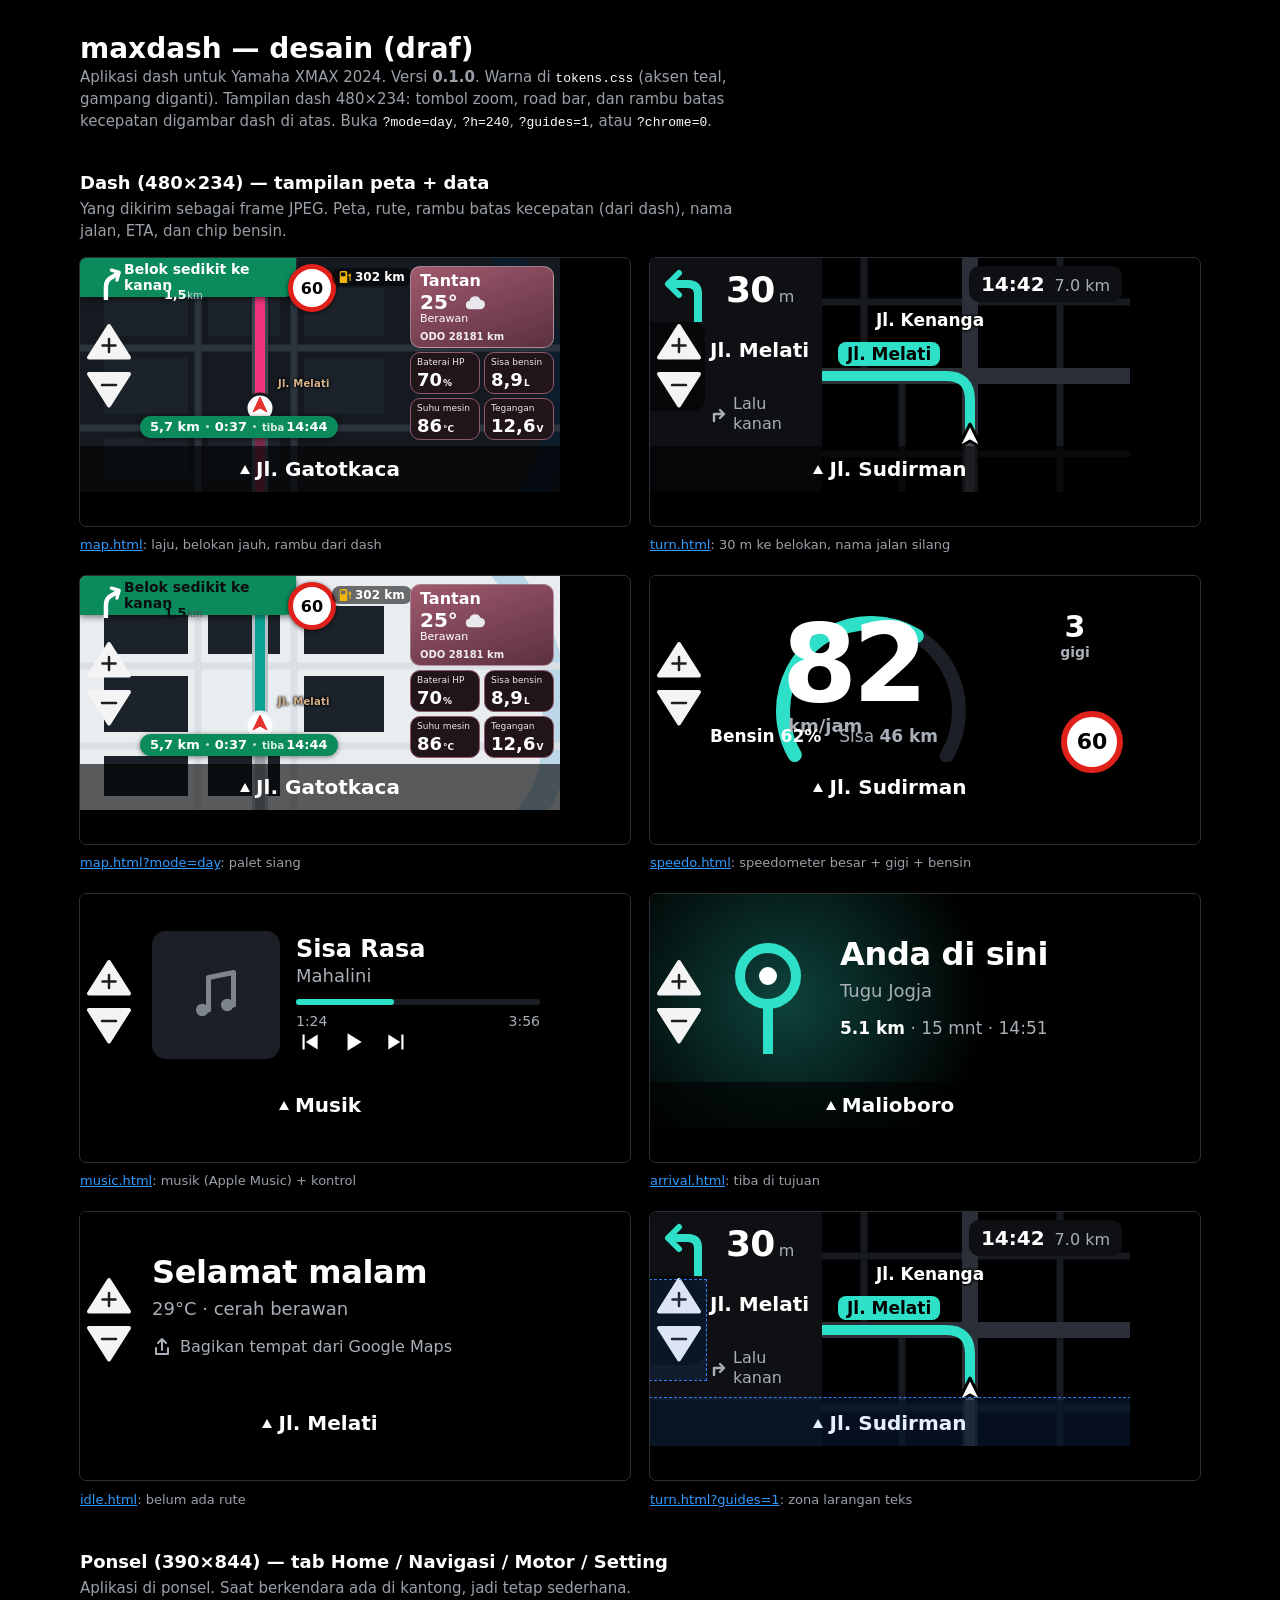
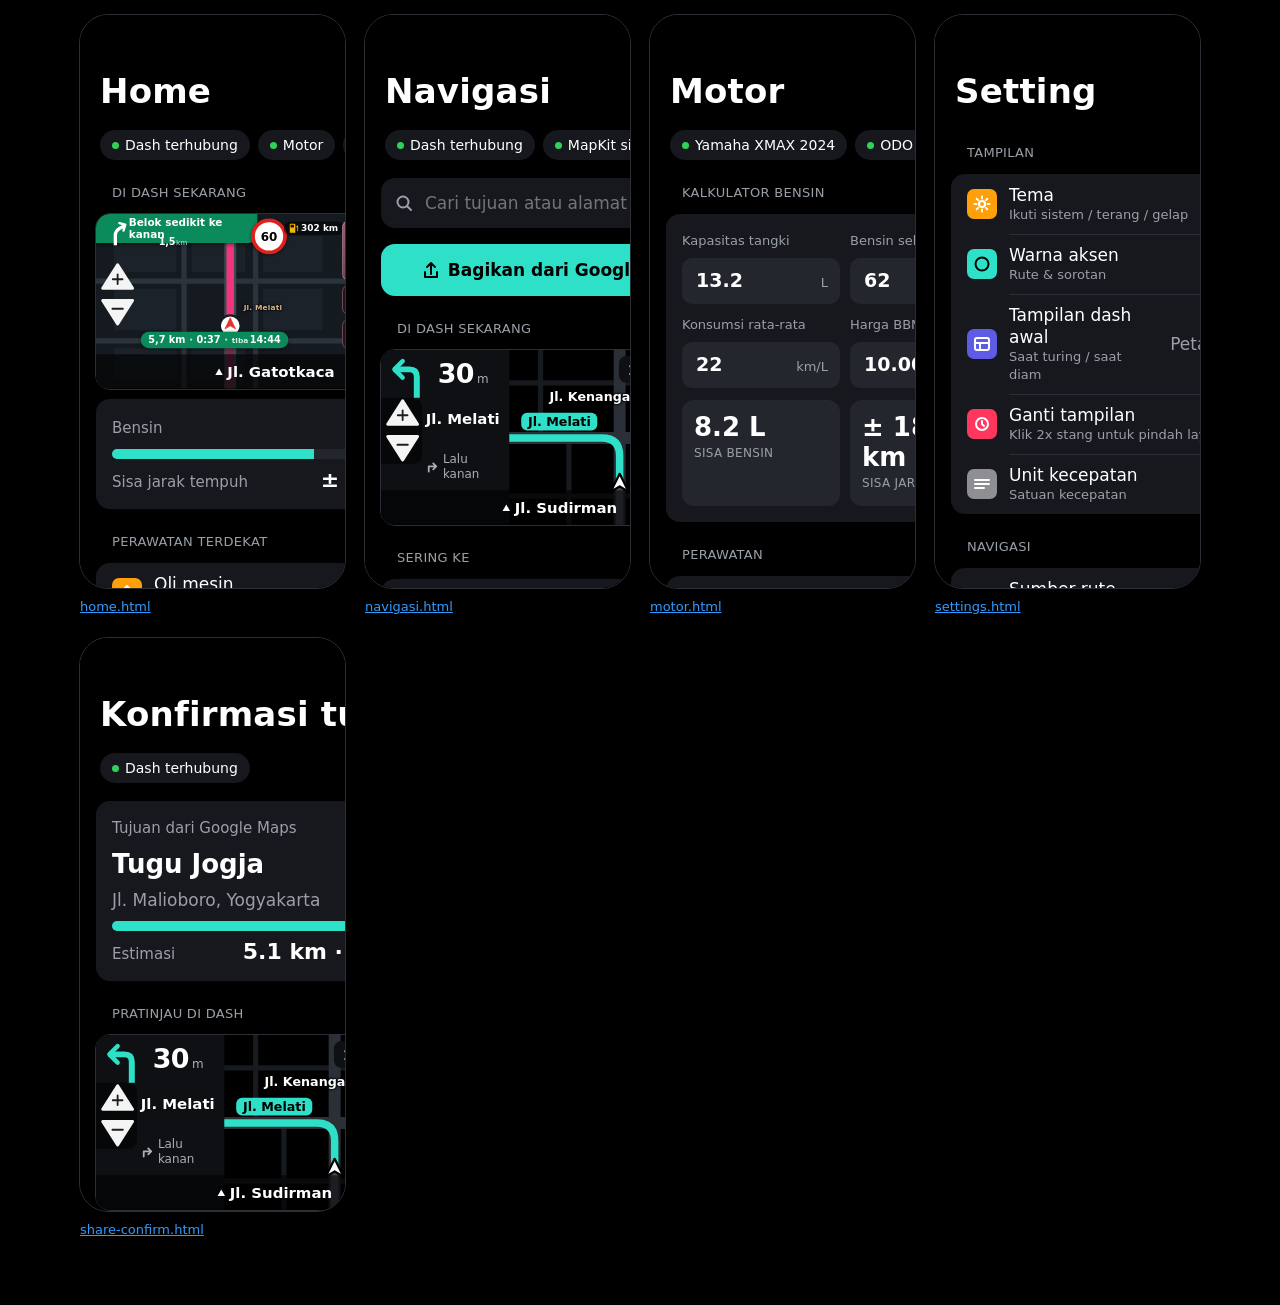
<file: design/index.html>
<!doctype html>
<html lang="id">
<head>
<meta charset="utf-8">
<meta name="viewport" content="width=device-width, initial-scale=1">
<title>maxdash — desain</title>
<link rel="stylesheet" href="tokens.css">
<style>
  * { box-sizing: border-box; }
  body { margin: 0; background: var(--ground); color: var(--text); font: 400 15px/22px var(--font); padding: 32px 16px 64px; }
  .col { max-width: 1120px; margin: 0 auto; display: grid; gap: 40px; }
  h1 { margin: 0; font-size: 28px; line-height: 34px; }
  h2 { margin: 0 0 4px; font-size: 18px; }
  p { margin: 0; color: var(--muted); max-width: 70ch; }
  code { font: 13px ui-monospace, Menlo, monospace; color: var(--text); }
  .grid { display: grid; gap: 20px; grid-template-columns: repeat(auto-fill, minmax(min(100%, 480px), 1fr)); }
  .phones { display: grid; gap: 20px; grid-template-columns: repeat(auto-fill, minmax(min(100%, 260px), 1fr)); }
  figure { margin: 0; display: grid; gap: 8px; }
  figcaption { color: var(--muted); font-size: 13px; }
  .dash-fit { width: 100%; aspect-ratio: 480 / 234; overflow: hidden; border-radius: 6px; outline: 1px solid var(--rule); position: relative; container-type: inline-size; }
  .dash-fit iframe { position: absolute; left: 0; top: 0; width: 480px; height: 234px; border: 0; transform-origin: 0 0; transform: scale(calc(100cqw / 480px)); }
  .phone-fit { width: 100%; aspect-ratio: 390 / 844; overflow: hidden; border-radius: 28px; outline: 1px solid var(--rule); position: relative; container-type: inline-size; }
  .phone-fit iframe { position: absolute; left: 0; top: 0; width: 390px; height: 844px; border: 0; transform-origin: 0 0; transform: scale(calc(100cqw / 390px)); }
  a { color: var(--link); }
</style>
</head>
<body>
<div class="col">
  <header>
    <h1>maxdash — desain (draf)</h1>
    <p>Aplikasi dash untuk Yamaha XMAX 2024. Versi <strong>0.1.0</strong>. Warna di <code>tokens.css</code> (aksen teal, gampang diganti). Tampilan dash 480×234: tombol zoom, road bar, dan rambu batas kecepatan digambar dash di atas. Buka <code>?mode=day</code>, <code>?h=240</code>, <code>?guides=1</code>, atau <code>?chrome=0</code>.</p>
  </header>

  <section>
    <h2>Dash (480×234) — tampilan peta + data</h2>
    <p>Yang dikirim sebagai frame JPEG. Peta, rute, rambu batas kecepatan (dari dash), nama jalan, ETA, dan chip bensin.</p>
    <div class="grid" style="margin-top:16px">
      <figure><div class="dash-fit"><iframe src="dash/map.html" title="Peta"></iframe></div><figcaption><a href="dash/map.html">map.html</a>: laju, belokan jauh, rambu dari dash</figcaption></figure>
      <figure><div class="dash-fit"><iframe src="dash/turn.html" title="Belokan"></iframe></div><figcaption><a href="dash/turn.html">turn.html</a>: 30 m ke belokan, nama jalan silang</figcaption></figure>
      <figure><div class="dash-fit"><iframe src="dash/map.html?mode=day" title="Peta siang"></iframe></div><figcaption><a href="dash/map.html?mode=day">map.html?mode=day</a>: palet siang</figcaption></figure>
      <figure><div class="dash-fit"><iframe src="dash/speedo.html" title="Speedometer"></iframe></div><figcaption><a href="dash/speedo.html">speedo.html</a>: speedometer besar + gigi + bensin</figcaption></figure>
      <figure><div class="dash-fit"><iframe src="dash/music.html" title="Musik"></iframe></div><figcaption><a href="dash/music.html">music.html</a>: musik (Apple Music) + kontrol</figcaption></figure>
      <figure><div class="dash-fit"><iframe src="dash/arrival.html" title="Tiba"></iframe></div><figcaption><a href="dash/arrival.html">arrival.html</a>: tiba di tujuan</figcaption></figure>
      <figure><div class="dash-fit"><iframe src="dash/idle.html" title="Siap"></iframe></div><figcaption><a href="dash/idle.html">idle.html</a>: belum ada rute</figcaption></figure>
      <figure><div class="dash-fit"><iframe src="dash/turn.html?guides=1" title="Safe area"></iframe></div><figcaption><a href="dash/turn.html?guides=1">turn.html?guides=1</a>: zona larangan teks</figcaption></figure>
    </div>
  </section>

  <section>
    <h2>Ponsel (390×844) — tab Home / Navigasi / Motor / Setting</h2>
    <p>Aplikasi di ponsel. Saat berkendara ada di kantong, jadi tetap sederhana.</p>
    <div class="phones" style="margin-top:16px">
      <figure><div class="phone-fit"><iframe src="phone/home.html" title="Home"></iframe></div><figcaption><a href="phone/home.html">home.html</a></figcaption></figure>
      <figure><div class="phone-fit"><iframe src="phone/navigasi.html" title="Navigasi"></iframe></div><figcaption><a href="phone/navigasi.html">navigasi.html</a></figcaption></figure>
      <figure><div class="phone-fit"><iframe src="phone/motor.html" title="Motor"></iframe></div><figcaption><a href="phone/motor.html">motor.html</a></figcaption></figure>
      <figure><div class="phone-fit"><iframe src="phone/settings.html" title="Setting"></iframe></div><figcaption><a href="phone/settings.html">settings.html</a></figcaption></figure>
      <figure><div class="phone-fit"><iframe src="phone/share-confirm.html" title="Konfirmasi"></iframe></div><figcaption><a href="phone/share-confirm.html">share-confirm.html</a></figcaption></figure>
    </div>
  </section>
</div>
</body>
</file>
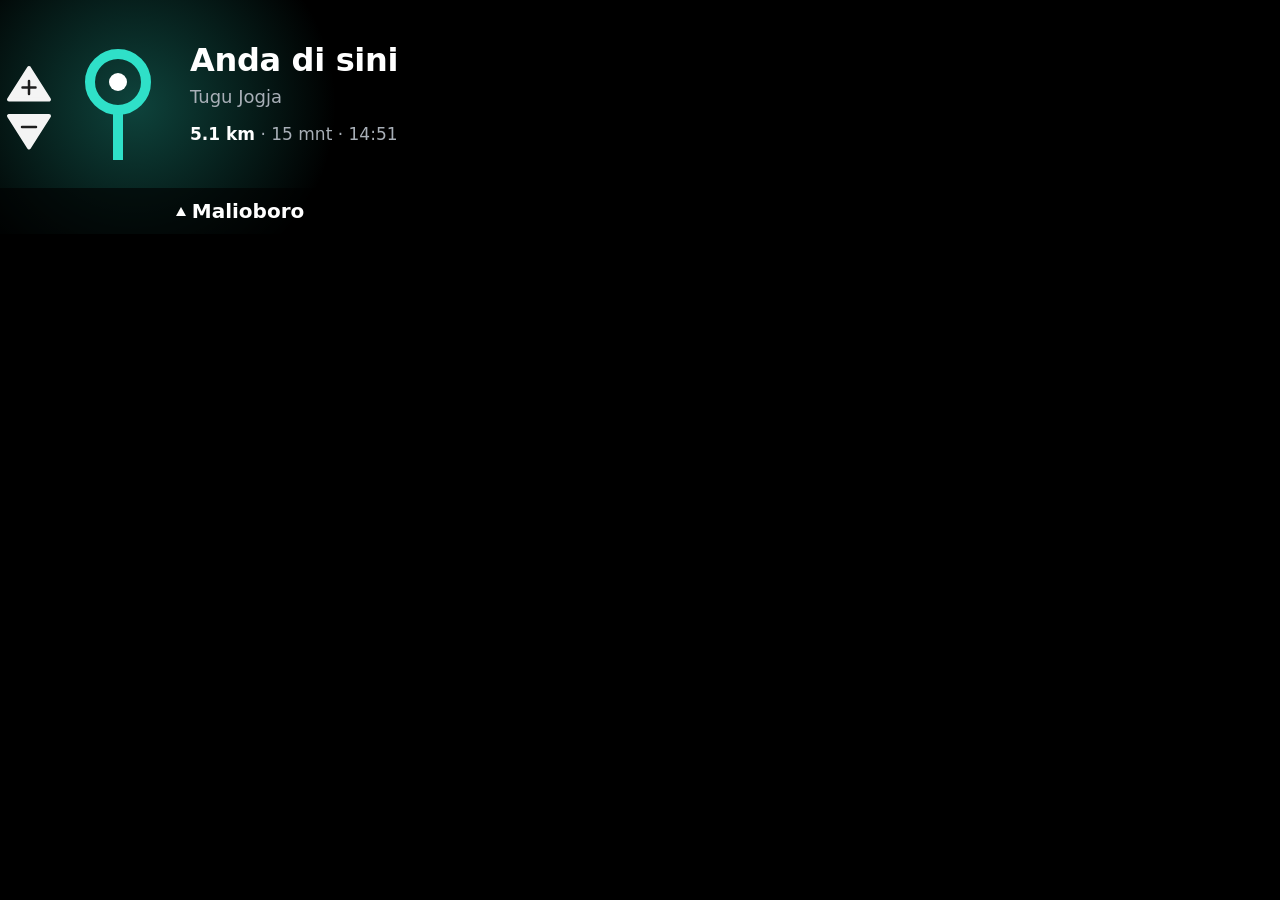
<file: design/dash/arrival.html>
<!doctype html>
<html lang="id">
<head>
<meta charset="utf-8">
<meta name="viewport" content="width=480">
<title>Dash: tiba</title>
<link rel="stylesheet" href="dash.css">
<style>
  .dash { background: radial-gradient(60% 120% at 28% 45%, color-mix(in srgb, var(--d-route) 30%, transparent) 0%, transparent 70%), var(--d-ground); }
  .pin { position: absolute; left: 70px; top: 40px; width: 96px; height: 120px; }
  .card { padding-left: 190px; }
</style>
</head>
<body>
<!-- Tiba: rute mengumpul di sekitar pin. Ditampilkan beberapa saat setelah tiba, lalu kembali ke peta. -->
<main class="dash" data-road="Malioboro">
  <svg class="pin" viewBox="0 0 96 120" aria-hidden="true" data-keep="pin">
    <path d="M48 120V72" stroke="var(--d-route)" stroke-width="10" stroke-linecap="round"/>
    <circle cx="48" cy="42" r="28" fill="none" stroke="var(--d-route)" stroke-width="10"/>
    <circle cx="48" cy="42" r="9" fill="var(--d-ink)"/>
  </svg>
  <div class="card">
    <div class="t" data-keep="judul">Anda di sini</div>
    <div class="s" data-keep="tempat">Tugu Jogja</div>
    <div class="f" data-keep="ringkasan"><b>5.1 km</b> · 15 mnt · 14:51</div>
  </div>
</main>
<script src="frame.js"></script>
</body>
</file>
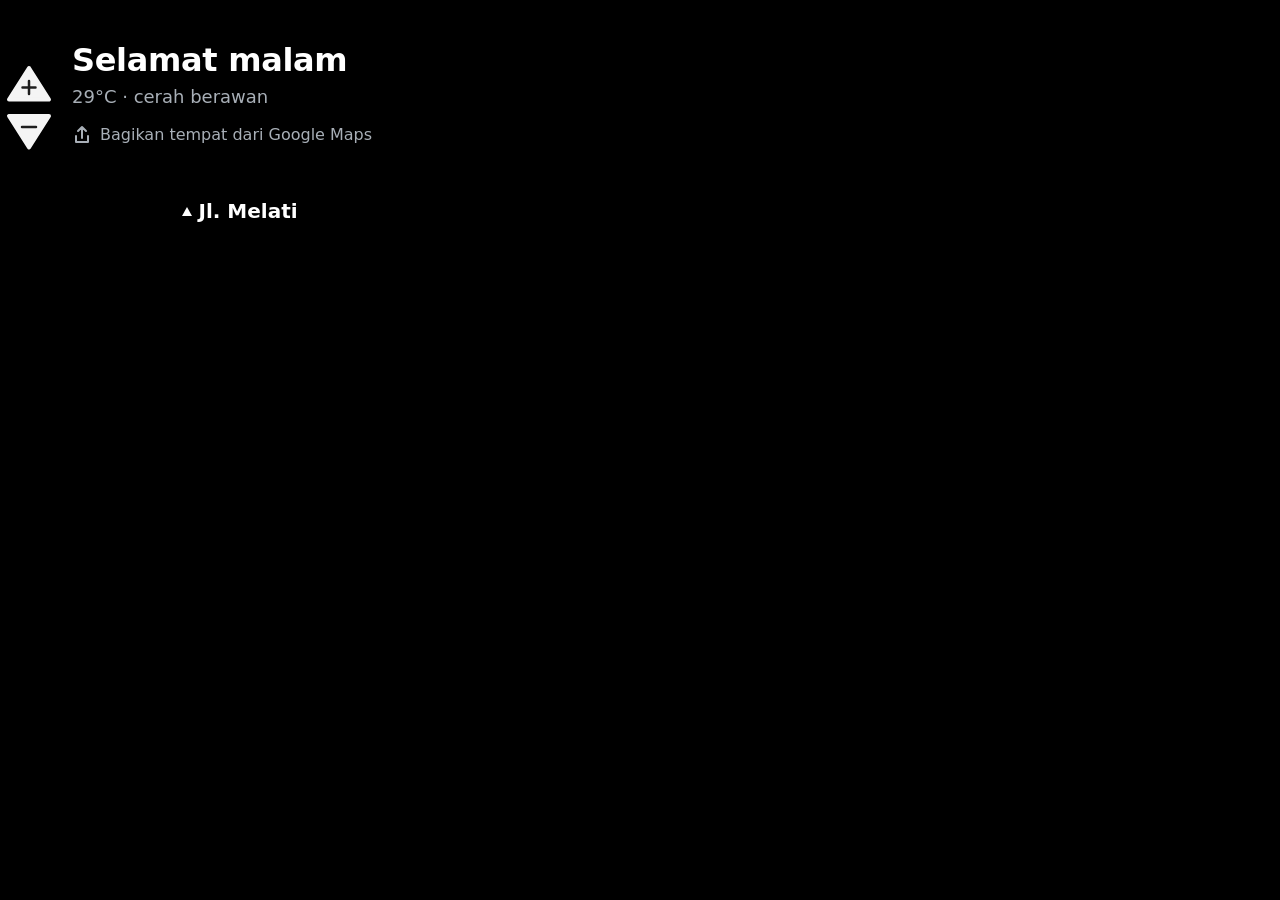
<file: design/dash/idle.html>
<!doctype html>
<html lang="id">
<head>
<meta charset="utf-8">
<meta name="viewport" content="width=480">
<title>Dash: siap</title>
<link rel="stylesheet" href="dash.css">
<style>
  .card { padding-left: 72px; }
  .hint { display: flex; gap: 8px; align-items: center; font: 500 16px/20px var(--font); color: var(--d-muted); margin-top: 10px; }
  .hint svg { width: 20px; height: 20px; flex: none; }
</style>
</head>
<body>
<!-- Belum ada rute: layar siap yang tenang. Pengendara membagikan tempat dari Google Maps untuk mulai. -->
<main class="dash" data-road="Jl. Melati">
  <div class="card">
    <div class="t" data-keep="sapaan">Selamat malam</div>
    <div class="s" data-keep="cuaca">29°C · cerah berawan</div>
    <div class="hint" data-keep="petunjuk"><svg viewBox="0 0 20 20" aria-hidden="true"><path d="M10 2v11M6 6l4-4 4 4M4 11v6h12v-6" fill="none" stroke="currentColor" stroke-width="2" stroke-linecap="round" stroke-linejoin="round"/></svg>Bagikan tempat dari Google Maps</div>
  </div>
</main>
<script src="frame.js"></script>
</body>
</file>
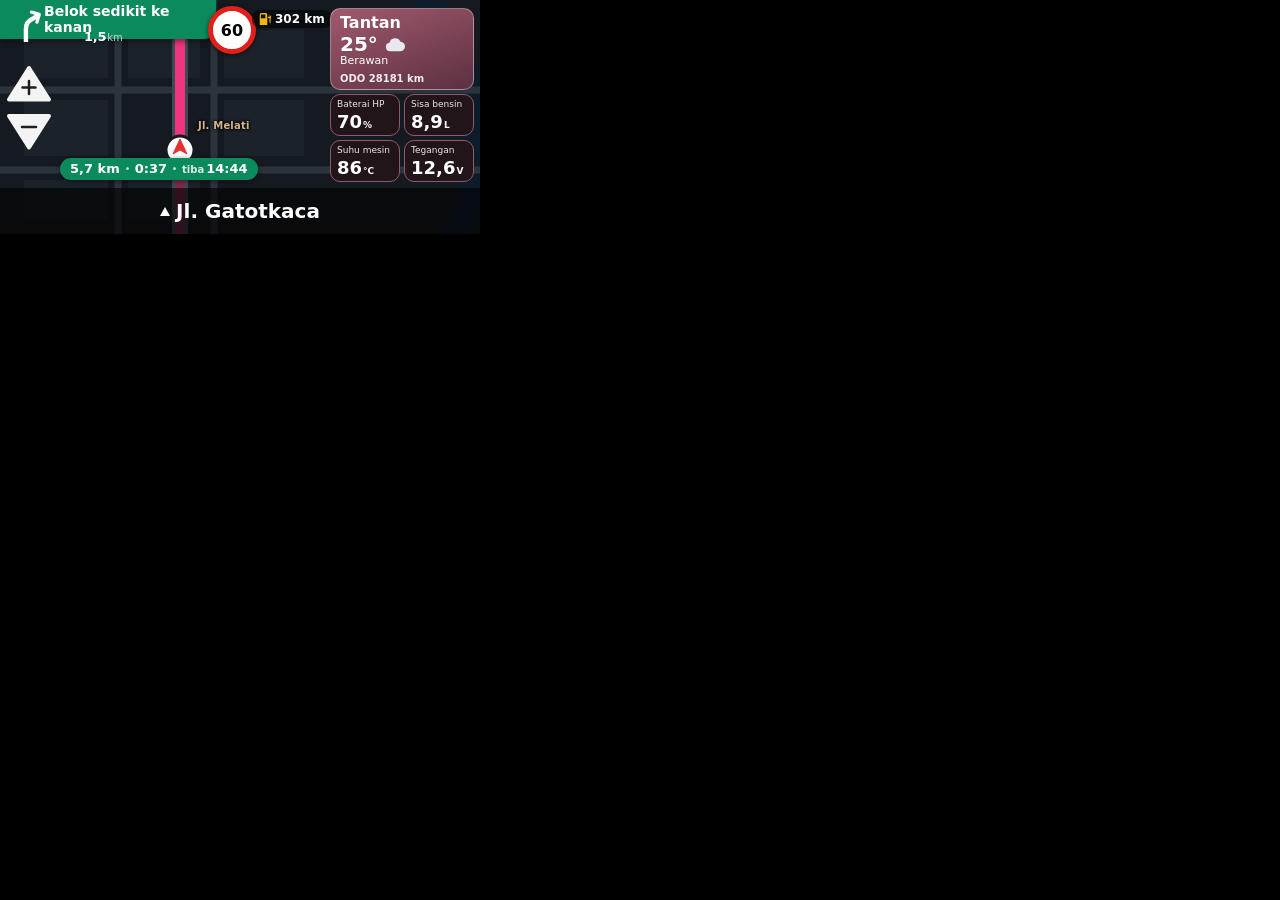
<file: design/dash/map.html>
<!doctype html>
<html lang="id">
<head>
<meta charset="utf-8">
<meta name="viewport" content="width=480">
<title>Dash: peta + data</title>
<link rel="stylesheet" href="dash.css">
<style>
/* Map + panel data (kanan). 480×234 / 480×240.
   - Tombol zoom & road bar digambar dash (chrome) → tidak digambar di sini.
   - Rambu batas kecepatan digambar sendiri (kotak merah) → tidak menabrak panel kanan.
   - Semua teks dijaga di area aman (y < 186, x > 56 untuk kiri). */
.dash{
  --d-ground:#151a20; --d-block:#1b2229; --d-water:#0c1c2b;
  --d-road-minor:#2b333c; --d-road-major:#3e4954;
  --d-route:#f0357c; --d-route-passed:#7b2a49;
  --d-green:#0b8a5b; --d-card-a:#a05a6d; --d-card-b:#5b3041; --d-card-line:#8f5a6d;
  --d-ink:#ffffff; --d-muted:#c9d2da;
  background:#000;
}

/* Peta */
.d2-map{ position:absolute; inset:0; width:480px; height:100%; }

/* Kotak belokan (hijau) kiri atas */
.d2-turn{ position:absolute; left:0; top:0; width:200px; padding:4px 8px;
  display:grid; grid-template-columns:30px 1fr; column-gap:6px;
  background:var(--d-green); border-radius:0 0 12px 0; box-shadow:0 2px 6px rgba(0,0,0,.5); }
.d2-turn .glyph{ grid-column:1; grid-row:1; width:28px; height:32px; color:#fff; }
.d2-turn .dist{ grid-column:1; grid-row:2; font-size:13px; font-weight:800; line-height:1; white-space:nowrap; }
.d2-turn .dist small{ font-size:10px; margin-left:1px; }
.d2-turn .instr{ grid-column:2; grid-row:1 / 3; align-self:center; font-size:14px; font-weight:700; line-height:1.12; }

/* Rambu batas kecepatan (digambar sendiri) */
.d2-sign{ position:absolute; left:208px; top:6px; width:38px; height:38px; border-radius:50%;
  border:5px solid #e0201b; background:#fff; color:#000; display:grid; place-items:center;
  font-weight:800; font-size:16px; box-shadow:0 1px 4px rgba(0,0,0,.6); }

/* Sisa jarak bensin (atas) */
.d2-fuel{ position:absolute; left:252px; top:10px; display:flex; align-items:center; gap:4px;
  padding:2px 7px; border-radius:8px; background:rgba(0,0,0,.55); font-size:12px; font-weight:700; color:#fff; }
.d2-fuel svg{ width:12px; height:14px; }

/* ETA kiri bawah (di atas road bar) */
.d2-eta{ position:absolute; left:60px; top:158px; display:flex; align-items:center; gap:6px;
  padding:3px 10px; border-radius:12px; background:var(--d-green);
  font-size:13px; font-weight:700; line-height:1.2; white-space:nowrap; box-shadow:0 1px 5px rgba(0,0,0,.5); color:#fff; }
.d2-eta i{ width:3px; height:3px; border-radius:50%; background:rgba(255,255,255,.7); }
.d2-eta small{ font-size:10px; font-weight:600; opacity:.85; margin-right:2px; }

/* Panel data kanan: 1 besar + 4 kecil */
.d2-data{ position:absolute; right:6px; top:8px; width:144px; height:174px;
  display:grid; grid-template-columns:1fr 1fr; grid-template-rows:1fr 42px 42px; gap:4px; }
.d2-slot{ min-width:0; min-height:0; border-radius:10px; overflow:hidden; }
.d2-slot.big{ grid-column:1 / 3; display:flex; flex-direction:column; padding:5px 9px;
  background:linear-gradient(160deg,var(--d-card-a),var(--d-card-b)); border:1px solid rgba(255,255,255,.35); color:#fff; }
.d2-big .name{ font-size:16px; font-weight:700; line-height:1.1; }
.d2-big .wx{ display:flex; align-items:center; gap:6px; margin-top:2px; }
.d2-big .wx b{ font-size:20px; font-weight:600; line-height:1.05; }
.d2-big .wx svg{ width:22px; height:15px; }
.d2-big .wxdesc{ font-size:11px; line-height:1.15; }
.d2-big .odo{ margin-top:auto; font-size:10px; font-weight:600; line-height:1; opacity:.9; }
.d2-slot.small{ padding:5px 6px 4px; display:flex; flex-direction:column; justify-content:space-between;
  background:#221519; border:1px solid var(--d-card-line); color:#fff; }
.d2-small .k{ font-size:9px; line-height:1; opacity:.9; white-space:nowrap; }
.d2-small .v{ font-size:18px; font-weight:700; line-height:1; white-space:nowrap; }
.d2-small .v small{ font-size:9px; margin-left:1px; }

/* Label jalan di peta */
.d2-label{ position:absolute; font-size:10px; font-weight:600; color:#d9b48a; letter-spacing:.2px;
  text-shadow:0 0 3px #000, 0 0 3px #000; }
</style>
</head>
<body>
<!-- Laju: belokan berikutnya 1,5 km. Rambu batas kecepatan digambar sendiri (tidak pakai cmd 17). -->
<main class="dash" data-road="Jl. Gatotkaca">

  <!-- Peta -->
  <svg class="d2-map" viewBox="0 0 480 234" preserveAspectRatio="xMidYMid slice" aria-hidden="true">
    <rect x="0" y="0" width="480" height="234" fill="var(--d-ground)"/>
    <!-- blok bangunan -->
    <g fill="var(--d-block)">
      <rect x="24" y="30" width="84" height="48"/>
      <rect x="128" y="30" width="72" height="48"/>
      <rect x="224" y="30" width="80" height="48"/>
      <rect x="24" y="100" width="84" height="56"/>
      <rect x="224" y="100" width="80" height="56"/>
      <rect x="24" y="180" width="84" height="40"/>
      <rect x="128" y="180" width="72" height="40"/>
    </g>
    <g fill="none" stroke-linecap="round" stroke-linejoin="round">
      <path d="M420 -10C462 40 476 96 476 150S462 226 440 250" stroke="var(--d-water)" stroke-width="26"/>
      <path d="M0 90H480M0 170H480M118 0V234M214 0V234" stroke="var(--d-road-minor)" stroke-width="7"/>
      <path d="M180 0V234" stroke="var(--d-road-major)" stroke-width="16"/>
      <path d="M180 234V150" stroke="var(--d-route-passed)" stroke-width="10"/>
      <path d="M180 150V0" stroke="var(--d-route)" stroke-width="10"/>
    </g>
    <!-- posisi saya -->
    <circle cx="180" cy="150" r="14" fill="#fff" stroke="var(--d-ground)" stroke-width="3"/>
    <path d="M180 139l-7 15 7-4 7 4z" fill="#e5322d" stroke="#e5322d" stroke-width="1" stroke-linejoin="round"/>
  </svg>

  <div class="d2-label" style="left:198px;top:120px" data-keep="label peta">Jl. Melati</div>

  <!-- Kotak belokan -->
  <div class="d2-turn">
    <svg class="glyph" viewBox="0 0 50 58" aria-label="Belok sedikit ke kanan" data-keep="ikon belokan">
      <path d="M14 58V34Q14 22 26 16L36 10" fill="none" stroke="currentColor" stroke-width="8" stroke-linecap="round" stroke-linejoin="round"/>
      <path d="M24 4l14 4-4 14" fill="none" stroke="currentColor" stroke-width="6" stroke-linecap="round" stroke-linejoin="round"/>
    </svg>
    <div class="dist" data-keep="jarak">1,5<small>km</small></div>
    <div class="instr" data-keep="instruksi">Belok sedikit ke kanan</div>
  </div>

  <!-- Rambu batas kecepatan -->
  <div class="d2-sign" data-keep="rambu">60</div>

  <!-- Sisa jarak bensin -->
  <div class="d2-fuel" data-keep="sisa bensin">
    <svg viewBox="0 0 16 18" aria-hidden="true"><path fill="#f2b705" d="M1 17V3a2 2 0 0 1 2-2h6a2 2 0 0 1 2 2v14zm1.5-9h6V3h-6zM12 6h1.5a2 2 0 0 1 2 2v6a1 1 0 0 0 2 0V6.5L14.5 4 13.6 5 15 6.5V14h-1V8a.5.5 0 0 0-.5-.5H12z"/></svg>
    <span>302 km</span>
  </div>

  <!-- ETA -->
  <div class="d2-eta" data-keep="eta">
    <span data-keep="jarak tujuan">5,7 km</span><i></i>
    <span data-keep="waktu tempuh">0:37</span><i></i>
    <span><small>tiba</small><b data-keep="waktu tiba">14:44</b></span>
  </div>

  <!-- Panel data kanan -->
  <div class="d2-data">
    <section class="d2-slot big d2-big" data-keep="kartu besar">
      <div class="name" data-keep="nama">Tantan</div>
      <div class="wx">
        <b data-keep="suhu udara">25°</b>
        <svg viewBox="0 0 26 18" aria-hidden="true"><path fill="#e8e8ee" d="M7 17a5 5 0 0 1-.6-9.96A7 7 0 0 1 19.6 5.6 5.5 5.5 0 0 1 19 17z"/></svg>
      </div>
      <div class="wxdesc" data-keep="cuaca">Berawan</div>
      <div class="odo" data-keep="odo">ODO 28181 km</div>
    </section>

    <section class="d2-slot small d2-small" data-keep="kartu 1">
      <div class="k">Baterai HP</div>
      <div class="v">70<small>%</small></div>
    </section>
    <section class="d2-slot small d2-small" data-keep="kartu 2">
      <div class="k">Sisa bensin</div>
      <div class="v">8,9<small>L</small></div>
    </section>
    <section class="d2-slot small d2-small" data-keep="kartu 3">
      <div class="k">Suhu mesin</div>
      <div class="v">86<small>°C</small></div>
    </section>
    <section class="d2-slot small d2-small" data-keep="kartu 4">
      <div class="k">Tegangan</div>
      <div class="v">12,6<small>V</small></div>
    </section>
  </div>

</main>
<script src="frame.js"></script>
</body>
</file>
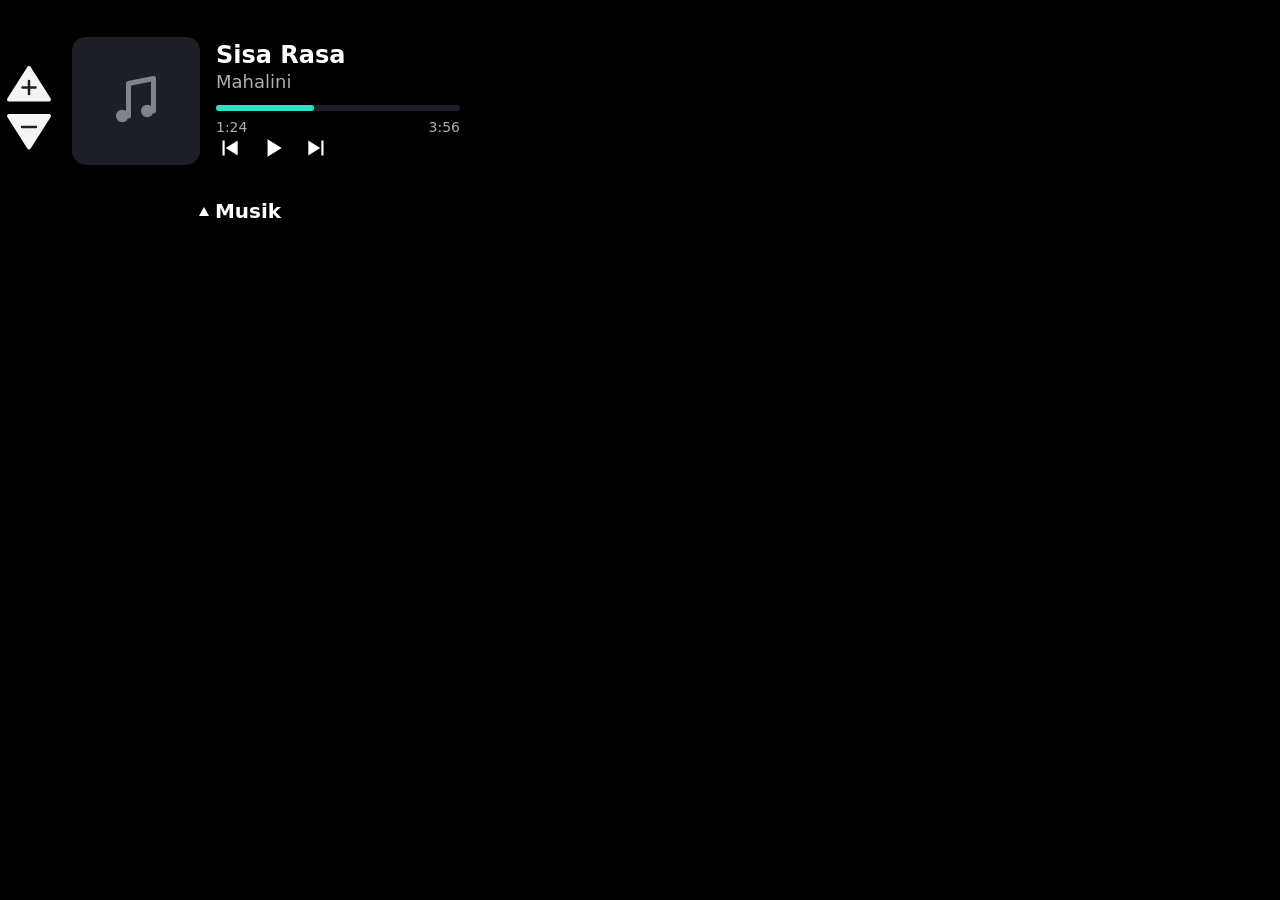
<file: design/dash/music.html>
<!doctype html>
<html lang="id">
<head>
<meta charset="utf-8">
<meta name="viewport" content="width=480">
<title>Dash: musik</title>
<link rel="stylesheet" href="dash.css">
</head>
<body>
<!-- Tampilan musik (Apple Music): sampul, judul, artis, progres, kontrol. Semua di atas road bar. -->
<main class="dash" data-road="Musik">
  <div class="music">
    <div class="art"><svg viewBox="0 0 24 24" aria-hidden="true"><path d="M9 18V5l10-2v13" fill="none" stroke="var(--d-muted)" stroke-width="2" stroke-linecap="round" stroke-linejoin="round"/><circle cx="6.5" cy="18" r="2.5" fill="var(--d-muted)"/><circle cx="16.5" cy="16" r="2.5" fill="var(--d-muted)"/></svg></div>
    <div class="meta">
      <div class="ttl" data-keep="judul">Sisa Rasa</div>
      <div class="art2" data-keep="artis">Mahalini</div>
      <div class="bar"><i></i></div>
      <div class="time" data-keep="waktu"><span>1:24</span><span>3:56</span></div>
      <div class="ctrl" data-keep="kontrol">
        <svg viewBox="0 0 24 24" aria-hidden="true"><path d="M6 5h2v14H6zM20 5v14L9 12z"/></svg>
        <svg viewBox="0 0 24 24" aria-hidden="true"><path d="M7 4l13 8-13 8z"/></svg>
        <svg viewBox="0 0 24 24" aria-hidden="true"><path d="M16 5h2v14h-2zM4 5v14l11-7z"/></svg>
      </div>
    </div>
  </div>
</main>
<script src="frame.js"></script>
</body>
</file>
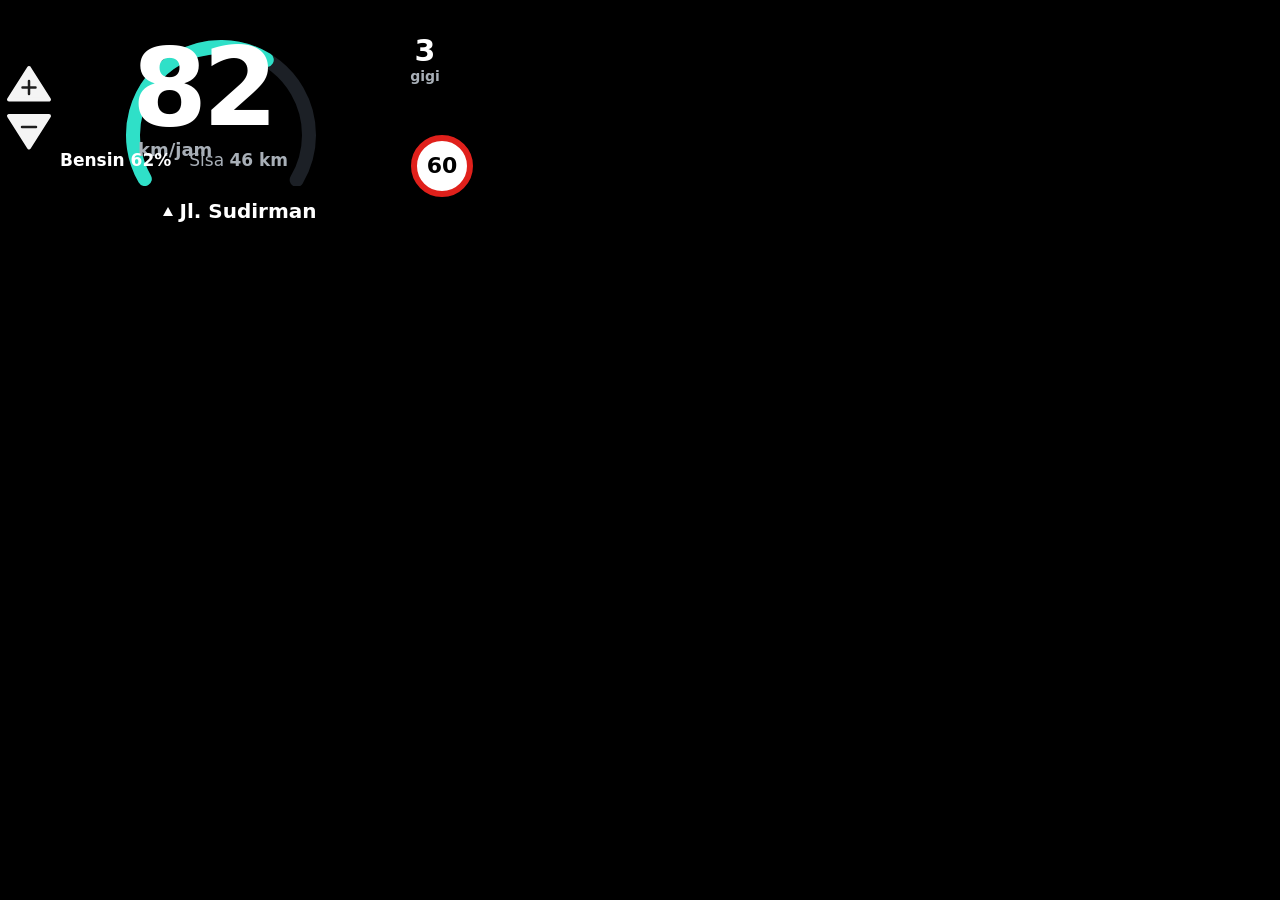
<file: design/dash/speedo.html>
<!doctype html>
<html lang="id">
<head>
<meta charset="utf-8">
<meta name="viewport" content="width=480">
<title>Dash: speedometer</title>
<link rel="stylesheet" href="dash.css">
</head>
<body>
<!-- Tampilan speedometer: kecepatan besar di tengah, rambu batas kecepatan ditangani dash (data-limit). -->
<main class="dash" data-road="Jl. Sudirman" data-limit="60" data-native-sign>
  <div class="speedo">
    <svg class="gauge" viewBox="0 0 250 176" aria-hidden="true">
      <circle cx="125" cy="125" r="88" fill="none" stroke="var(--d-raised)" stroke-width="14"
        stroke-linecap="round" stroke-dasharray="369 553" transform="rotate(150 125 125)"/>
      <circle cx="125" cy="125" r="88" fill="none" stroke="var(--d-route)" stroke-width="14"
        stroke-linecap="round" stroke-dasharray="232 553" transform="rotate(150 125 125)"/>
    </svg>
    <div class="big" data-keep="kecepatan">82</div>
    <div class="unit" data-keep="satuan">km/jam</div>
    <div class="gear" data-keep="gigi"><b>3</b><span>gigi</span></div>
    <div class="foot" data-keep="info">
      <span>Bensin <b>62%</b></span>
      <span class="muted">Sisa <b>46 km</b></span>
    </div>
  </div>
</main>
<script src="frame.js"></script>
</body>
</file>
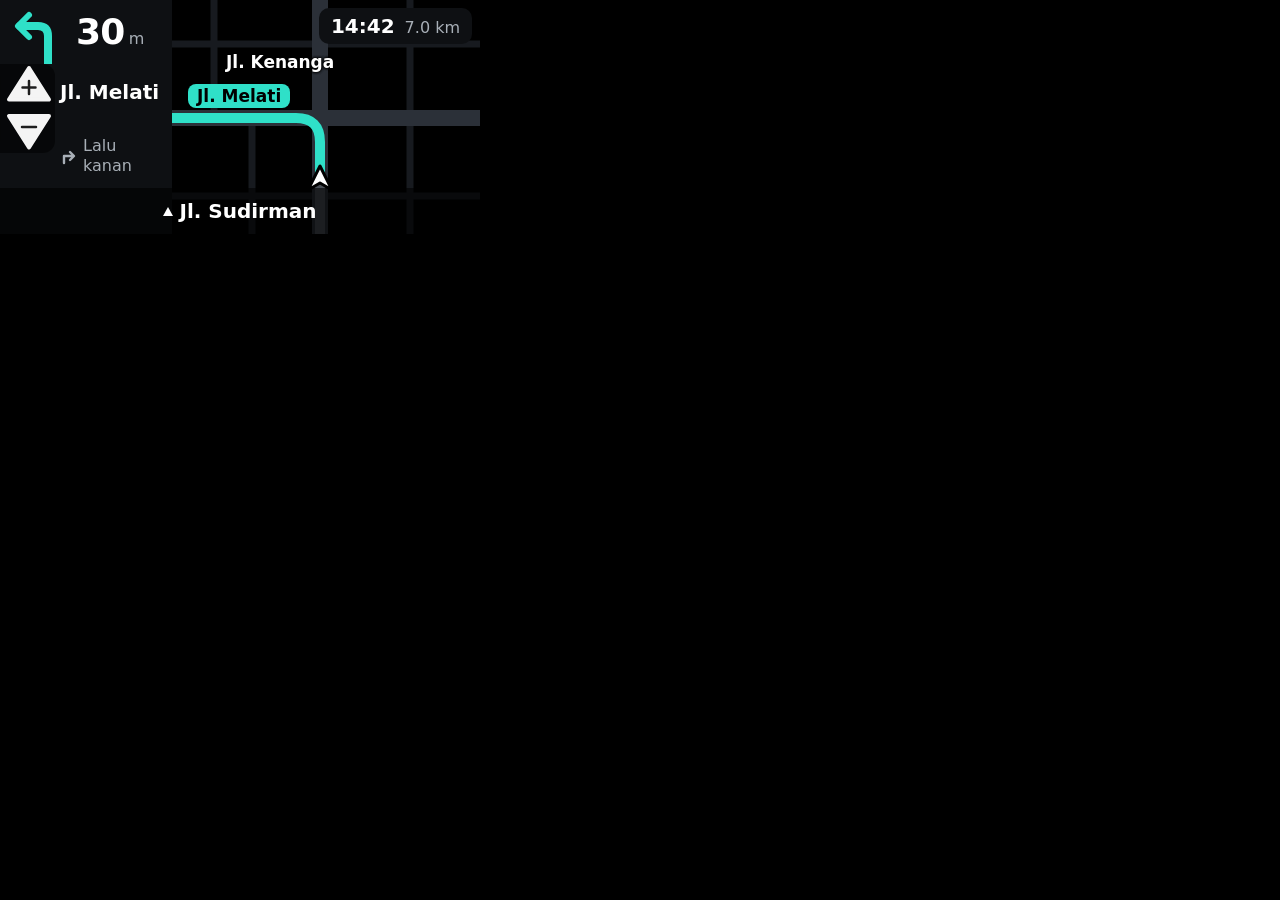
<file: design/dash/turn.html>
<!doctype html>
<html lang="id">
<head>
<meta charset="utf-8">
<meta name="viewport" content="width=480">
<title>Dash: belokan</title>
<link rel="stylesheet" href="dash.css">
</head>
<body>
<!-- Mendekati belokan: 30 m, belok kiri ke Jl. Melati, lalu kanan. Nama jalan silang ada di peta. -->
<main class="dash" data-road="Jl. Sudirman">
  <svg class="map" viewBox="0 0 480 240" aria-hidden="true">
    <g fill="none" stroke-linecap="round" stroke-linejoin="round">
      <path d="M150 44H480M214 0V118M410 0V240M150 196H480M252 118V240" stroke="var(--d-road-minor)" stroke-width="7"/>
      <path d="M320 0V240M150 118H480" stroke="var(--d-road-major)" stroke-width="16"/>
      <path d="M320 260V178" stroke="var(--d-route-passed)" stroke-width="10"/>
      <path d="M320 178V142Q320 118 296 118H140" stroke="var(--d-route)" stroke-width="10"/>
    </g>
    <path d="M320 166l-12 24 12-7 12 7z" fill="var(--d-me)" stroke="var(--d-ground)" stroke-width="3" stroke-linejoin="round"/>
  </svg>
  <div class="panel">
    <div class="rail"></div>
    <svg class="glyph" viewBox="0 0 50 58" aria-label="Belok kiri" data-keep="ikon belokan">
      <path d="M38 58V30Q38 20 28 20H10" fill="none" stroke="var(--d-route)" stroke-width="8" stroke-linecap="round"/>
      <path d="M19 9L8 20l11 11" fill="none" stroke="var(--d-route)" stroke-width="6" stroke-linecap="round" stroke-linejoin="round"/>
    </svg>
    <div class="dist" data-keep="jarak">30<small>m</small></div>
    <div class="street" data-keep="jalan">Jl. Melati</div>
    <div class="then" data-keep="lalu"><svg viewBox="0 0 18 18" aria-hidden="true"><path d="M4 16V9h9M10 5l4 4-4 4" fill="none" stroke="currentColor" stroke-width="2.4" stroke-linecap="round" stroke-linejoin="round"/></svg>Lalu kanan</div>
  </div>
  <div class="label" style="left:226px;top:52px" data-keep="label peta">Jl. Kenanga</div>
  <div class="pill" style="left:188px;top:84px" data-keep="jalan silang">Jl. Melati</div>
  <div class="eta" data-keep="eta"><b>14:42</b><span>7.0 km</span></div>
</main>
<script src="frame.js"></script>
</body>
</file>
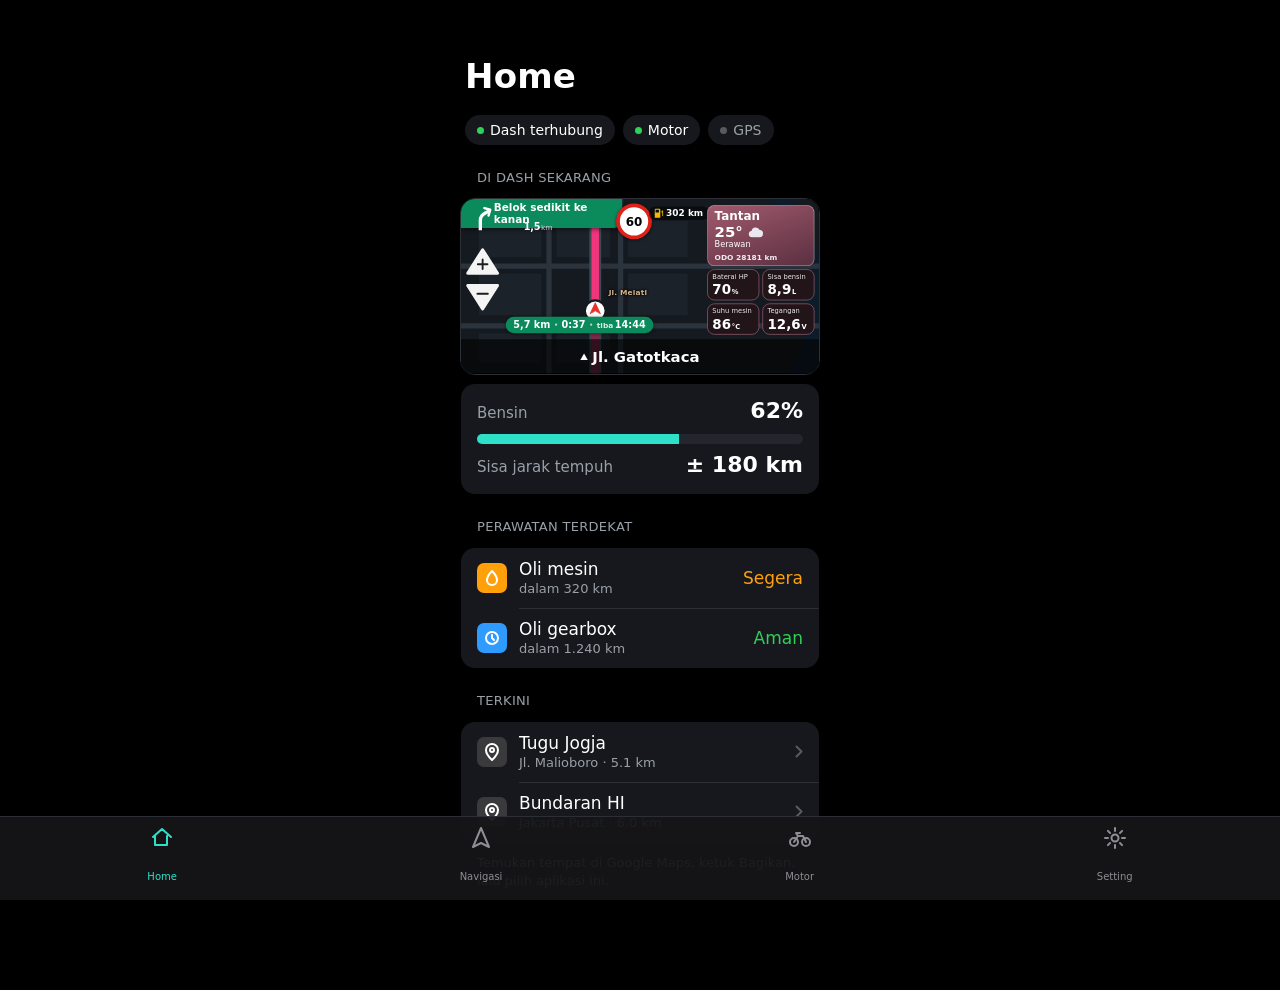
<file: design/phone/home.html>
<!doctype html>
<html lang="id">
<head>
<meta charset="utf-8">
<meta name="viewport" content="width=device-width, initial-scale=1">
<title>Ponsel: Home</title>
<link rel="stylesheet" href="phone.css">
</head>
<body>
<!-- Tab Home. Berbagi tempat dari Google Maps akan membuka share-confirm. -->
<main class="screen">
  <h1>Home</h1>
  <div class="status"><span class="chip on"><i></i>Dash terhubung</span><span class="chip on"><i></i>Motor</span><span class="chip"><i></i>GPS</span></div>

  <div class="caption">Di dash sekarang</div>
  <div class="preview"><iframe src="../dash/map.html" title="Pratinjau dash" tabindex="-1"></iframe></div>

  <div class="card2">
    <div class="statline"><span class="k">Bensin</span><span class="v">62%</span></div>
    <div class="meter"><i style="width:62%"></i></div>
    <div class="statline"><span class="k">Sisa jarak tempuh</span><span class="v">± 180 km</span></div>
  </div>

  <div class="caption">Perawatan terdekat</div>
  <div class="group">
    <div class="row has-ic"><span class="ic" style="background:#ff9f0a"><svg viewBox="0 0 18 18" fill="none" stroke="#fff" stroke-width="2" stroke-linecap="round" stroke-linejoin="round"><path d="M9 2s5 5 5 9a5 5 0 0 1-10 0c0-4 5-9 5-9z"/></svg></span><span class="grow">Oli mesin<span class="sub">dalam 320 km</span></span><span class="val warn">Segera</span></div>
    <div class="row has-ic"><span class="ic" style="background:#2f9bff"><svg viewBox="0 0 18 18" fill="none" stroke="#fff" stroke-width="2" stroke-linecap="round" stroke-linejoin="round"><circle cx="9" cy="9" r="6"/><path d="M9 6v3l2 2"/></svg></span><span class="grow">Oli gearbox<span class="sub">dalam 1.240 km</span></span><span class="val good">Aman</span></div>
  </div>

  <div class="caption">Terkini</div>
  <div class="group">
    <div class="row has-ic"><span class="ic" style="background:#3a3a3c"><svg viewBox="0 0 18 18" fill="none" stroke="#fff" stroke-width="2" stroke-linecap="round"><path d="M9 17s6-5.5 6-10A6 6 0 0 0 3 7c0 4.5 6 10 6 10z"/><circle cx="9" cy="7" r="2"/></svg></span><span class="grow">Tugu Jogja<span class="sub">Jl. Malioboro · 5.1 km</span></span><svg class="chev" viewBox="0 0 8 13" aria-hidden="true"><path d="M1.5 1.5l5 5-5 5" fill="none" stroke="currentColor" stroke-width="2" stroke-linecap="round" stroke-linejoin="round"/></svg></div>
    <div class="row has-ic"><span class="ic" style="background:#3a3a3c"><svg viewBox="0 0 18 18" fill="none" stroke="#fff" stroke-width="2" stroke-linecap="round"><path d="M9 17s6-5.5 6-10A6 6 0 0 0 3 7c0 4.5 6 10 6 10z"/><circle cx="9" cy="7" r="2"/></svg></span><span class="grow">Bundaran HI<span class="sub">Jakarta Pusat · 6.0 km</span></span><svg class="chev" viewBox="0 0 8 13" aria-hidden="true"><path d="M1.5 1.5l5 5-5 5" fill="none" stroke="currentColor" stroke-width="2" stroke-linecap="round" stroke-linejoin="round"/></svg></div>
  </div>
  <p class="foot">Temukan tempat di Google Maps, ketuk Bagikan, lalu pilih aplikasi ini.</p>
</main>
<nav class="tabbar" aria-label="Tab">
  <a href="home.html" aria-current="page"><svg viewBox="0 0 26 26" fill="none" stroke="currentColor" stroke-width="2" stroke-linecap="round" stroke-linejoin="round"><path d="M4 12l9-8 9 8M6 11v9h12v-9"/></svg>Home</a>
  <a href="navigasi.html"><svg viewBox="0 0 26 26" fill="none" stroke="currentColor" stroke-width="2" stroke-linecap="round" stroke-linejoin="round"><path d="M13 3l8 19-8-4-8 4z"/></svg>Navigasi</a>
  <a href="motor.html"><svg viewBox="0 0 26 26" fill="none" stroke="currentColor" stroke-width="2" stroke-linecap="round" stroke-linejoin="round"><circle cx="7" cy="17" r="4"/><circle cx="19" cy="17" r="4"/><path d="M7 17l4-6h5l3 6M11 11l-2-3h4"/></svg>Motor</a>
  <a href="settings.html"><svg viewBox="0 0 26 26" fill="none" stroke="currentColor" stroke-width="2" stroke-linecap="round"><circle cx="13" cy="13" r="3.5"/><path d="M13 3v3M13 20v3M3 13h3M20 13h3M5.9 5.9l2.1 2.1M18 18l2.1 2.1M5.9 20.1L8 18M18 8l2.1-2.1"/></svg>Setting</a>
</nav>
</body>
</file>
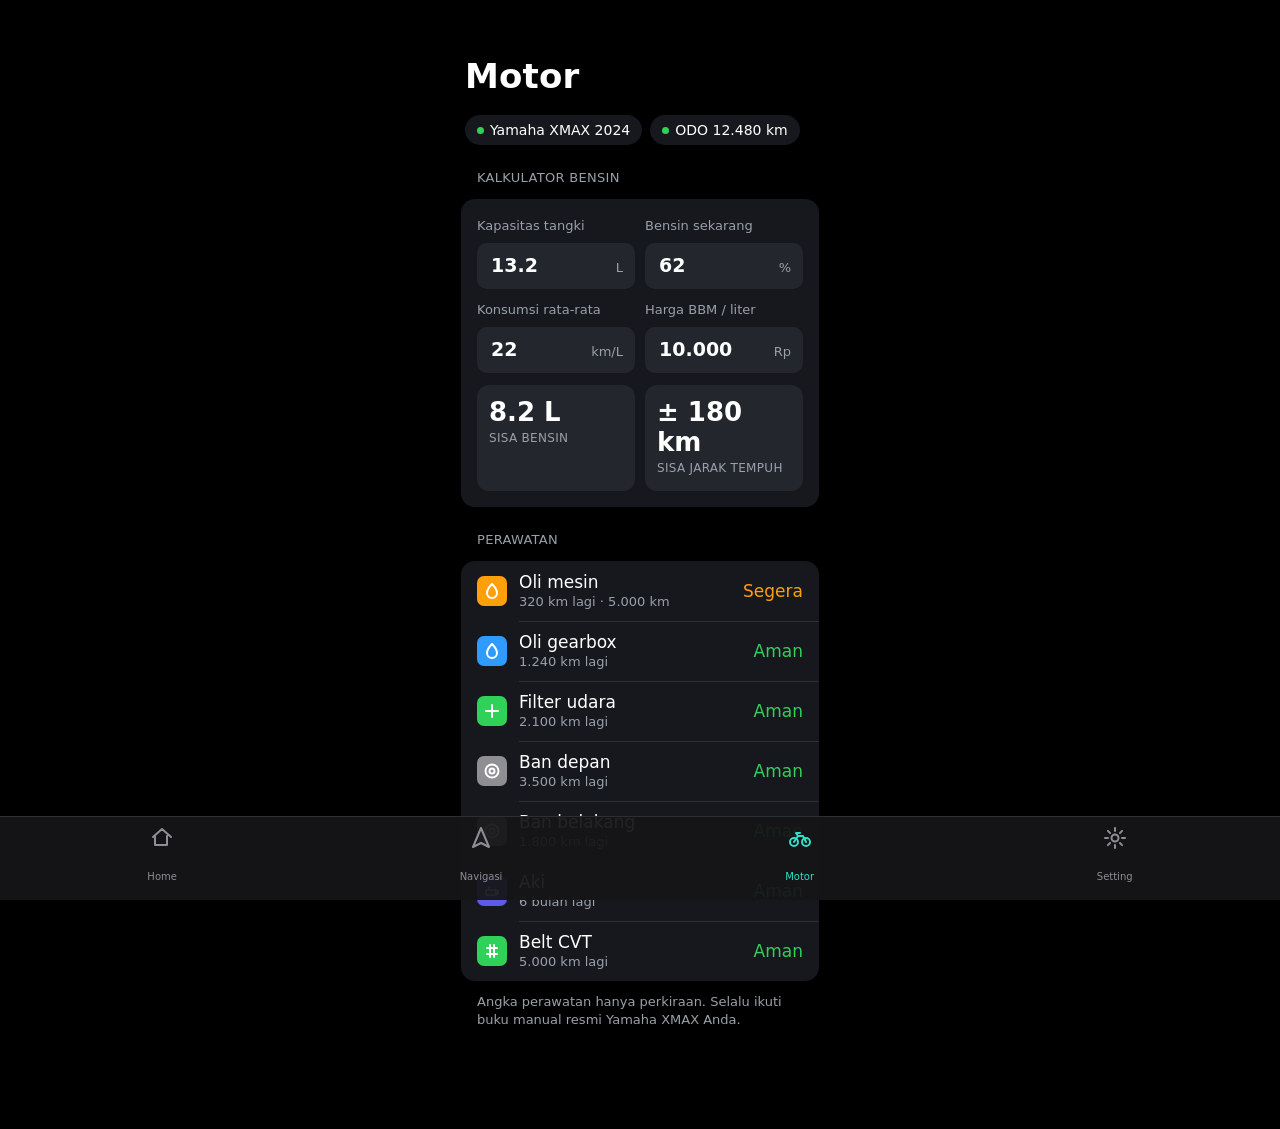
<file: design/phone/motor.html>
<!doctype html>
<html lang="id">
<head>
<meta charset="utf-8">
<meta name="viewport" content="width=device-width, initial-scale=1">
<title>Ponsel: Motor</title>
<link rel="stylesheet" href="phone.css">
</head>
<body>
<!-- Tab Motor: ringkasan motor, kalkulator bensin, dan jadwal perawatan. -->
<main class="screen">
  <h1>Motor</h1>
  <div class="status"><span class="chip on"><i></i>Yamaha XMAX 2024</span><span class="chip on"><i></i>ODO 12.480 km</span></div>

  <div class="caption">Kalkulator bensin</div>
  <div class="calc">
    <div class="grid2">
      <label>Kapasitas tangki<div class="inp"><input type="number" value="13.2" aria-label="Kapasitas tangki"><span>L</span></div></label>
      <label>Bensin sekarang<div class="inp"><input type="number" value="62" aria-label="Persen bensin"><span>%</span></div></label>
      <label>Konsumsi rata-rata<div class="inp"><input type="number" value="22" aria-label="Konsumsi"><span>km/L</span></div></label>
      <label>Harga BBM / liter<div class="inp"><input type="number" value="10.000" aria-label="Harga BBM"><span>Rp</span></div></label>
    </div>
    <div class="out">
      <div class="o"><div class="n">8.2 L</div><div class="l">Sisa bensin</div></div>
      <div class="o"><div class="n">± 180 km</div><div class="l">Sisa jarak tempuh</div></div>
    </div>
  </div>

  <div class="caption">Perawatan</div>
  <div class="group">
    <div class="row has-ic"><span class="ic" style="background:#ff9f0a"><svg viewBox="0 0 18 18" fill="none" stroke="#fff" stroke-width="2" stroke-linecap="round" stroke-linejoin="round"><path d="M9 2s5 5 5 9a5 5 0 0 1-10 0c0-4 5-9 5-9z"/></svg></span><span class="grow">Oli mesin<span class="sub">320 km lagi · 5.000 km</span></span><span class="val warn">Segera</span></div>
    <div class="row has-ic"><span class="ic" style="background:#2f9bff"><svg viewBox="0 0 18 18" fill="none" stroke="#fff" stroke-width="2" stroke-linecap="round" stroke-linejoin="round"><path d="M9 2s5 5 5 9a5 5 0 0 1-10 0c0-4 5-9 5-9z"/></svg></span><span class="grow">Oli gearbox<span class="sub">1.240 km lagi</span></span><span class="val good">Aman</span></div>
    <div class="row has-ic"><span class="ic" style="background:#30d158"><svg viewBox="0 0 18 18" fill="none" stroke="#fff" stroke-width="2" stroke-linecap="round" stroke-linejoin="round"><path d="M3 9h12M9 3v12"/></svg></span><span class="grow">Filter udara<span class="sub">2.100 km lagi</span></span><span class="val good">Aman</span></div>
    <div class="row has-ic"><span class="ic" style="background:#8e8e93"><svg viewBox="0 0 18 18" fill="none" stroke="#fff" stroke-width="2" stroke-linecap="round"><circle cx="9" cy="9" r="6.5"/><circle cx="9" cy="9" r="2.5"/></svg></span><span class="grow">Ban depan<span class="sub">3.500 km lagi</span></span><span class="val good">Aman</span></div>
    <div class="row has-ic"><span class="ic" style="background:#8e8e93"><svg viewBox="0 0 18 18" fill="none" stroke="#fff" stroke-width="2" stroke-linecap="round"><circle cx="9" cy="9" r="6.5"/><circle cx="9" cy="9" r="2.5"/></svg></span><span class="grow">Ban belakang<span class="sub">1.800 km lagi</span></span><span class="val good">Aman</span></div>
    <div class="row has-ic"><span class="ic" style="background:#5e5ce6"><svg viewBox="0 0 18 18" fill="none" stroke="#fff" stroke-width="2" stroke-linecap="round" stroke-linejoin="round"><path d="M3 8h10v5H3zM13 9h2v3h-2M6 5v3"/></svg></span><span class="grow">Aki<span class="sub">6 bulan lagi</span></span><span class="val good">Aman</span></div>
    <div class="row has-ic"><span class="ic" style="background:#30d158"><svg viewBox="0 0 18 18" fill="none" stroke="#fff" stroke-width="2" stroke-linecap="round" stroke-linejoin="round"><path d="M4 6h10M4 12h10M7 3v12M11 3v12"/></svg></span><span class="grow">Belt CVT<span class="sub">5.000 km lagi</span></span><span class="val good">Aman</span></div>
  </div>
  <p class="foot">Angka perawatan hanya perkiraan. Selalu ikuti buku manual resmi Yamaha XMAX Anda.</p>
</main>
<nav class="tabbar" aria-label="Tab">
  <a href="home.html"><svg viewBox="0 0 26 26" fill="none" stroke="currentColor" stroke-width="2" stroke-linecap="round" stroke-linejoin="round"><path d="M4 12l9-8 9 8M6 11v9h12v-9"/></svg>Home</a>
  <a href="navigasi.html"><svg viewBox="0 0 26 26" fill="none" stroke="currentColor" stroke-width="2" stroke-linecap="round" stroke-linejoin="round"><path d="M13 3l8 19-8-4-8 4z"/></svg>Navigasi</a>
  <a href="motor.html" aria-current="page"><svg viewBox="0 0 26 26" fill="none" stroke="currentColor" stroke-width="2" stroke-linecap="round" stroke-linejoin="round"><circle cx="7" cy="17" r="4"/><circle cx="19" cy="17" r="4"/><path d="M7 17l4-6h5l3 6M11 11l-2-3h4"/></svg>Motor</a>
  <a href="settings.html"><svg viewBox="0 0 26 26" fill="none" stroke="currentColor" stroke-width="2" stroke-linecap="round"><circle cx="13" cy="13" r="3.5"/><path d="M13 3v3M13 20v3M3 13h3M20 13h3M5.9 5.9l2.1 2.1M18 18l2.1 2.1M5.9 20.1L8 18M18 8l2.1-2.1"/></svg>Setting</a>
</nav>
</body>
</file>
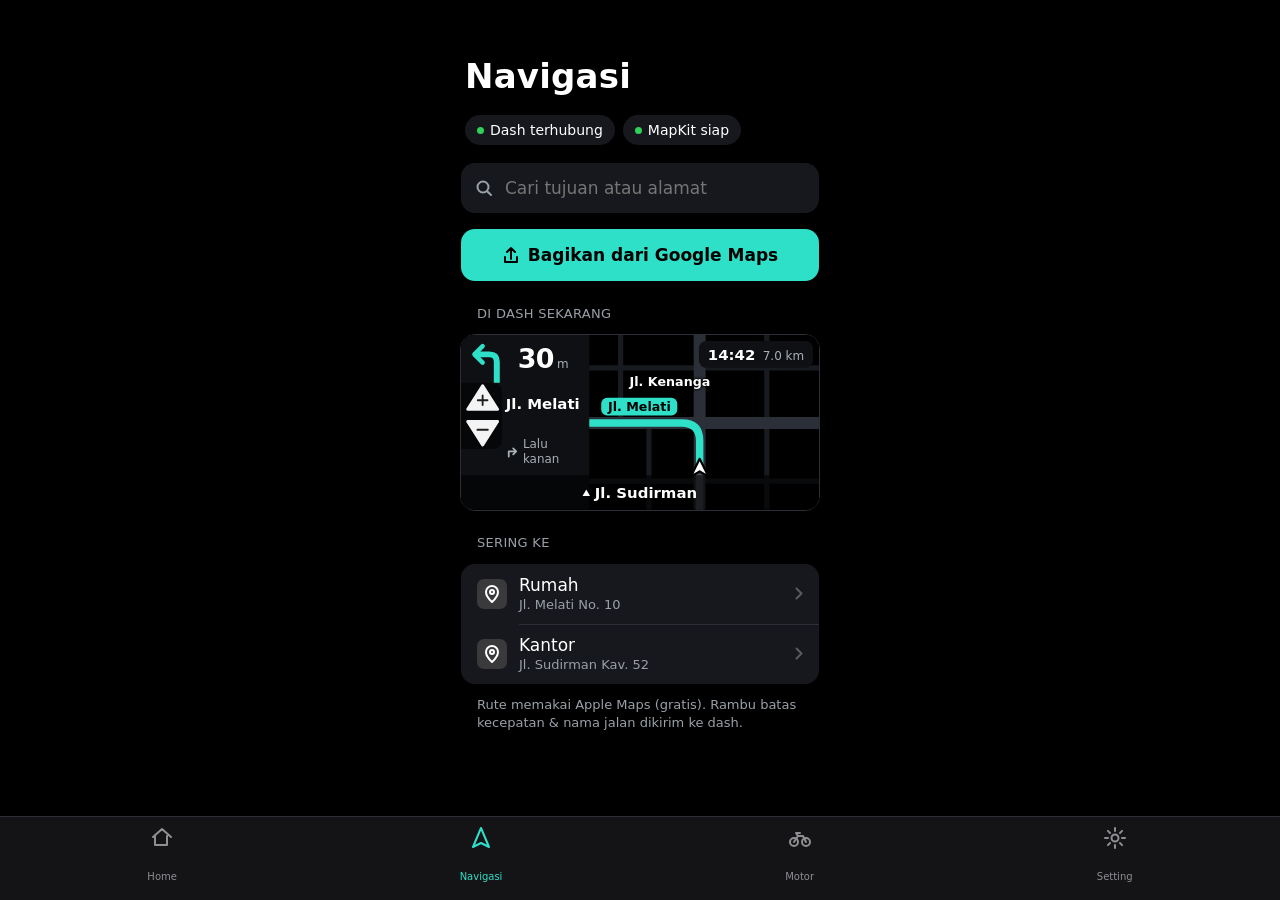
<file: design/phone/navigasi.html>
<!doctype html>
<html lang="id">
<head>
<meta charset="utf-8">
<meta name="viewport" content="width=device-width, initial-scale=1">
<title>Ponsel: Navigasi</title>
<link rel="stylesheet" href="phone.css">
</head>
<body>
<!-- Tab Navigasi: cari tujuan atau bagikan dari Google Maps. -->
<main class="screen">
  <h1>Navigasi</h1>
  <div class="status"><span class="chip on"><i></i>Dash terhubung</span><span class="chip on"><i></i>MapKit siap</span></div>

  <div class="field" style="margin-top:8px"><svg viewBox="0 0 18 18" width="18" height="18" fill="none" stroke="#9aa0a8" stroke-width="2" stroke-linecap="round"><circle cx="8" cy="8" r="5.5"/><path d="M12.5 12.5L16 16"/></svg><input type="search" placeholder="Cari tujuan atau alamat" aria-label="Cari tujuan"></div>

  <a class="btn primary" href="share-confirm.html" style="margin-top:6px"><svg viewBox="0 0 18 18" width="18" height="18" fill="none" stroke="#000" stroke-width="2" stroke-linecap="round" stroke-linejoin="round"><path d="M9 2v11M5 6l4-4 4 4M3 11v5h12v-5"/></svg>Bagikan dari Google Maps</a>

  <div class="caption">Di dash sekarang</div>
  <div class="preview"><iframe src="../dash/turn.html" title="Pratinjau dash" tabindex="-1"></iframe></div>

  <div class="caption">Sering ke</div>
  <div class="group">
    <div class="row has-ic"><span class="ic" style="background:#3a3a3c"><svg viewBox="0 0 18 18" fill="none" stroke="#fff" stroke-width="2" stroke-linecap="round"><path d="M9 17s6-5.5 6-10A6 6 0 0 0 3 7c0 4.5 6 10 6 10z"/><circle cx="9" cy="7" r="2"/></svg></span><span class="grow">Rumah<span class="sub">Jl. Melati No. 10</span></span><svg class="chev" viewBox="0 0 8 13" aria-hidden="true"><path d="M1.5 1.5l5 5-5 5" fill="none" stroke="currentColor" stroke-width="2" stroke-linecap="round" stroke-linejoin="round"/></svg></div>
    <div class="row has-ic"><span class="ic" style="background:#3a3a3c"><svg viewBox="0 0 18 18" fill="none" stroke="#fff" stroke-width="2" stroke-linecap="round"><path d="M9 17s6-5.5 6-10A6 6 0 0 0 3 7c0 4.5 6 10 6 10z"/><circle cx="9" cy="7" r="2"/></svg></span><span class="grow">Kantor<span class="sub">Jl. Sudirman Kav. 52</span></span><svg class="chev" viewBox="0 0 8 13" aria-hidden="true"><path d="M1.5 1.5l5 5-5 5" fill="none" stroke="currentColor" stroke-width="2" stroke-linecap="round" stroke-linejoin="round"/></svg></div>
  </div>
  <p class="foot">Rute memakai Apple Maps (gratis). Rambu batas kecepatan & nama jalan dikirim ke dash.</p>
</main>
<nav class="tabbar" aria-label="Tab">
  <a href="home.html"><svg viewBox="0 0 26 26" fill="none" stroke="currentColor" stroke-width="2" stroke-linecap="round" stroke-linejoin="round"><path d="M4 12l9-8 9 8M6 11v9h12v-9"/></svg>Home</a>
  <a href="navigasi.html" aria-current="page"><svg viewBox="0 0 26 26" fill="none" stroke="currentColor" stroke-width="2" stroke-linecap="round" stroke-linejoin="round"><path d="M13 3l8 19-8-4-8 4z"/></svg>Navigasi</a>
  <a href="motor.html"><svg viewBox="0 0 26 26" fill="none" stroke="currentColor" stroke-width="2" stroke-linecap="round" stroke-linejoin="round"><circle cx="7" cy="17" r="4"/><circle cx="19" cy="17" r="4"/><path d="M7 17l4-6h5l3 6M11 11l-2-3h4"/></svg>Motor</a>
  <a href="settings.html"><svg viewBox="0 0 26 26" fill="none" stroke="currentColor" stroke-width="2" stroke-linecap="round"><circle cx="13" cy="13" r="3.5"/><path d="M13 3v3M13 20v3M3 13h3M20 13h3M5.9 5.9l2.1 2.1M18 18l2.1 2.1M5.9 20.1L8 18M18 8l2.1-2.1"/></svg>Setting</a>
</nav>
</body>
</file>
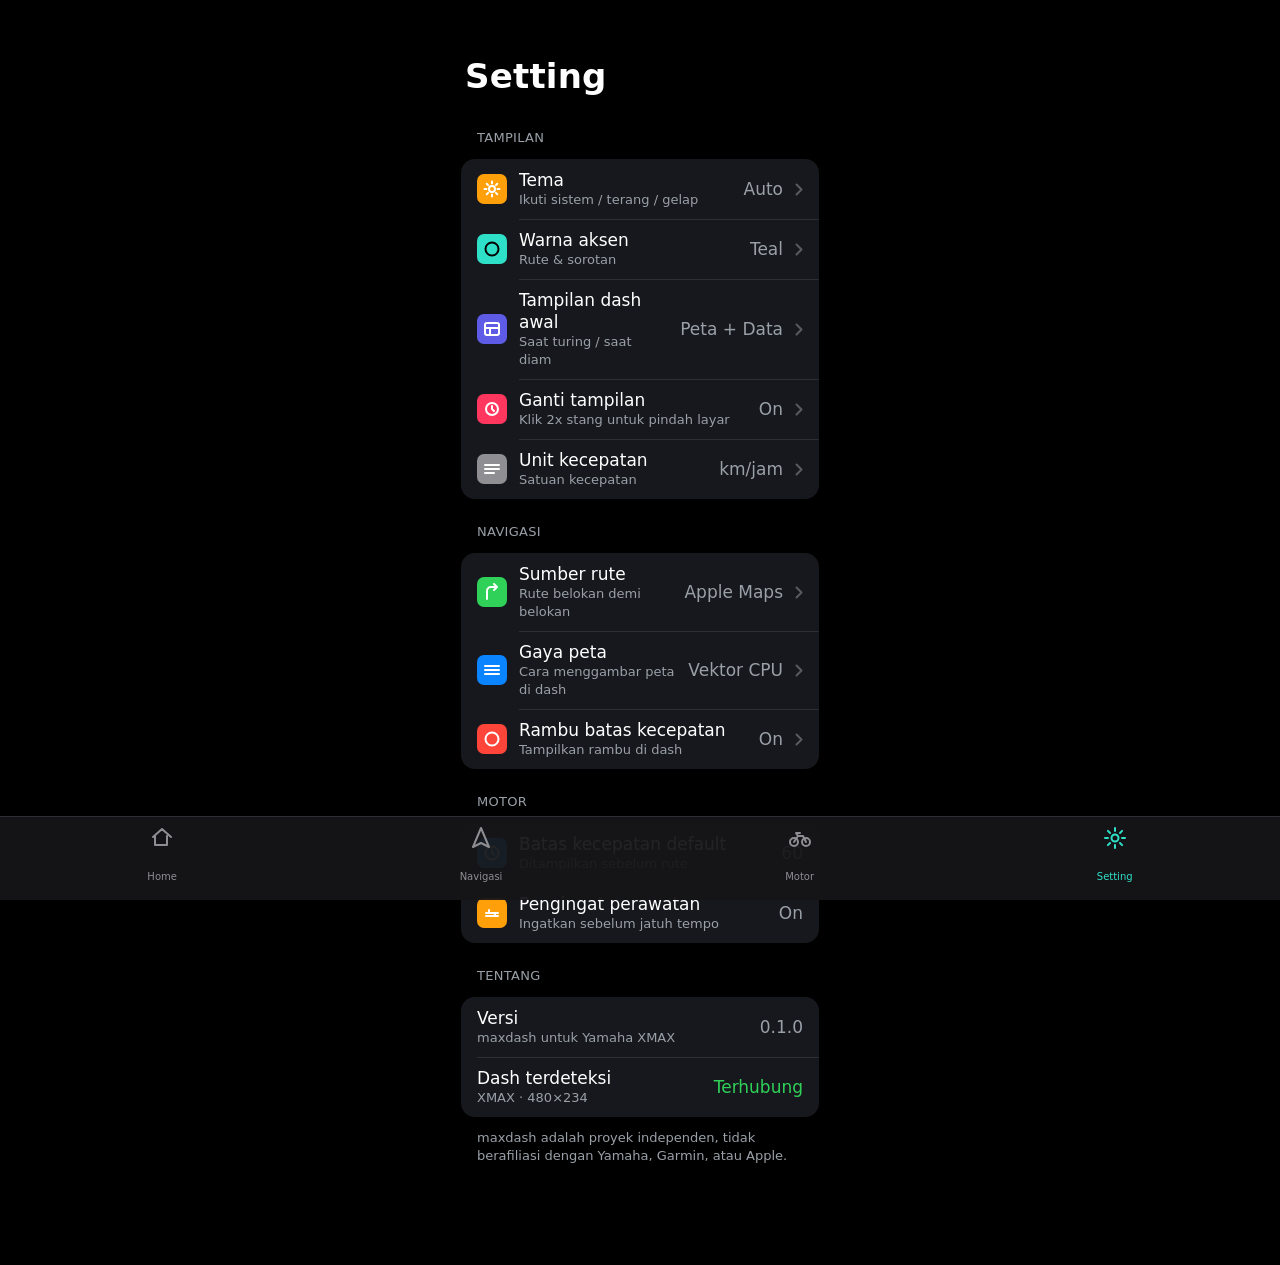
<file: design/phone/settings.html>
<!doctype html>
<html lang="id">
<head>
<meta charset="utf-8">
<meta name="viewport" content="width=device-width, initial-scale=1">
<title>Ponsel: Setting</title>
<link rel="stylesheet" href="phone.css">
</head>
<body>
<!-- Setting: pilihan yang mengubah tampilan dash, rute, motor, dan info aplikasi. -->
<main class="screen">
  <h1>Setting</h1>

  <div class="caption">Tampilan</div>
  <div class="group">
    <div class="row has-ic"><span class="ic" style="background:#ff9f0a"><svg viewBox="0 0 18 18" fill="none" stroke="#fff" stroke-width="2" stroke-linecap="round" stroke-linejoin="round"><circle cx="9" cy="9" r="3"/><path d="M9 1.5v2M9 14.5v2M1.5 9h2M14.5 9h2M3.7 3.7l1.4 1.4M12.9 12.9l1.4 1.4M3.7 14.3l1.4-1.4M12.9 5.1l1.4-1.4"/></svg></span><span class="grow">Tema<span class="sub">Ikuti sistem / terang / gelap</span></span><span class="val">Auto</span><svg class="chev" viewBox="0 0 8 13" aria-hidden="true"><path d="M1.5 1.5l5 5-5 5" fill="none" stroke="currentColor" stroke-width="2" stroke-linecap="round" stroke-linejoin="round"/></svg></div>
    <div class="row has-ic"><span class="ic" style="background:#2fe0c8"><svg viewBox="0 0 18 18" fill="none" stroke="#000" stroke-width="2" stroke-linecap="round" stroke-linejoin="round"><circle cx="9" cy="9" r="6.5"/></svg></span><span class="grow">Warna aksen<span class="sub">Rute & sorotan</span></span><span class="val">Teal</span><svg class="chev" viewBox="0 0 8 13" aria-hidden="true"><path d="M1.5 1.5l5 5-5 5" fill="none" stroke="currentColor" stroke-width="2" stroke-linecap="round" stroke-linejoin="round"/></svg></div>
    <div class="row has-ic"><span class="ic" style="background:#5e5ce6"><svg viewBox="0 0 18 18" fill="none" stroke="#fff" stroke-width="2" stroke-linecap="round" stroke-linejoin="round"><rect x="2" y="3" width="14" height="12" rx="2"/><path d="M2 8h14M7 8v7"/></svg></span><span class="grow">Tampilan dash awal<span class="sub">Saat turing / saat diam</span></span><span class="val">Peta + Data</span><svg class="chev" viewBox="0 0 8 13" aria-hidden="true"><path d="M1.5 1.5l5 5-5 5" fill="none" stroke="currentColor" stroke-width="2" stroke-linecap="round" stroke-linejoin="round"/></svg></div>
    <div class="row has-ic"><span class="ic" style="background:#ff375f"><svg viewBox="0 0 18 18" fill="none" stroke="#fff" stroke-width="2" stroke-linecap="round" stroke-linejoin="round"><circle cx="9" cy="9" r="6"/><path d="M9 6v3l2 2"/></svg></span><span class="grow">Ganti tampilan<span class="sub">Klik 2x stang untuk pindah layar</span></span><span class="val">On</span><svg class="chev" viewBox="0 0 8 13" aria-hidden="true"><path d="M1.5 1.5l5 5-5 5" fill="none" stroke="currentColor" stroke-width="2" stroke-linecap="round" stroke-linejoin="round"/></svg></div>
    <div class="row has-ic"><span class="ic" style="background:#8e8e93"><svg viewBox="0 0 18 18" fill="none" stroke="#fff" stroke-width="2" stroke-linecap="round"><path d="M2 5h14M2 9h14M2 13h9"/></svg></span><span class="grow">Unit kecepatan<span class="sub">Satuan kecepatan</span></span><span class="val">km/jam</span><svg class="chev" viewBox="0 0 8 13" aria-hidden="true"><path d="M1.5 1.5l5 5-5 5" fill="none" stroke="currentColor" stroke-width="2" stroke-linecap="round" stroke-linejoin="round"/></svg></div>
  </div>

  <div class="caption">Navigasi</div>
  <div class="group">
    <div class="row has-ic"><span class="ic" style="background:#30d158"><svg viewBox="0 0 18 18" fill="none" stroke="#fff" stroke-width="2" stroke-linecap="round" stroke-linejoin="round"><path d="M4 16V8a4 4 0 0 1 4-4h6M11 1l3 3-3 3"/></svg></span><span class="grow">Sumber rute<span class="sub">Rute belokan demi belokan</span></span><span class="val">Apple Maps</span><svg class="chev" viewBox="0 0 8 13" aria-hidden="true"><path d="M1.5 1.5l5 5-5 5" fill="none" stroke="currentColor" stroke-width="2" stroke-linecap="round" stroke-linejoin="round"/></svg></div>
    <div class="row has-ic"><span class="ic" style="background:#0a84ff"><svg viewBox="0 0 18 18" fill="none" stroke="#fff" stroke-width="2" stroke-linecap="round" stroke-linejoin="round"><path d="M2 5h14M2 9h14M2 13h14"/></svg></span><span class="grow">Gaya peta<span class="sub">Cara menggambar peta di dash</span></span><span class="val">Vektor CPU</span><svg class="chev" viewBox="0 0 8 13" aria-hidden="true"><path d="M1.5 1.5l5 5-5 5" fill="none" stroke="currentColor" stroke-width="2" stroke-linecap="round" stroke-linejoin="round"/></svg></div>
    <div class="row has-ic"><span class="ic" style="background:#ff453a"><svg viewBox="0 0 18 18" fill="none" stroke="#fff" stroke-width="2" stroke-linecap="round" stroke-linejoin="round"><circle cx="9" cy="9" r="6.5"/></svg></span><span class="grow">Rambu batas kecepatan<span class="sub">Tampilkan rambu di dash</span></span><span class="val">On</span><svg class="chev" viewBox="0 0 8 13" aria-hidden="true"><path d="M1.5 1.5l5 5-5 5" fill="none" stroke="currentColor" stroke-width="2" stroke-linecap="round" stroke-linejoin="round"/></svg></div>
  </div>

  <div class="caption">Motor</div>
  <div class="group">
    <div class="row has-ic"><span class="ic" style="background:#2f9bff"><svg viewBox="0 0 18 18" fill="none" stroke="#fff" stroke-width="2" stroke-linecap="round"><circle cx="9" cy="9" r="6.5"/><path d="M9 5.5V9l2.5 1.5"/></svg></span><span class="grow">Batas kecepatan default<span class="sub">Ditampilkan sebelum rute</span></span><span class="val">60</span></div>
    <div class="row has-ic"><span class="ic" style="background:#ff9f0a"><svg viewBox="0 0 18 18" fill="none" stroke="#fff" stroke-width="2" stroke-linecap="round"><path d="M3 9h12M6 9V6M12 9v3M3 12h12"/></svg></span><span class="grow">Pengingat perawatan<span class="sub">Ingatkan sebelum jatuh tempo</span></span><span class="val">On</span></div>
  </div>

  <div class="caption">Tentang</div>
  <div class="group">
    <div class="row"><span class="grow">Versi<span class="sub">maxdash untuk Yamaha XMAX</span></span><span class="val">0.1.0</span></div>
    <div class="row"><span class="grow">Dash terdeteksi<span class="sub">XMAX · 480×234</span></span><span class="val good">Terhubung</span></div>
  </div>
  <p class="foot">maxdash adalah proyek independen, tidak berafiliasi dengan Yamaha, Garmin, atau Apple.</p>
</main>
<nav class="tabbar" aria-label="Tab">
  <a href="home.html"><svg viewBox="0 0 26 26" fill="none" stroke="currentColor" stroke-width="2" stroke-linecap="round" stroke-linejoin="round"><path d="M4 12l9-8 9 8M6 11v9h12v-9"/></svg>Home</a>
  <a href="navigasi.html"><svg viewBox="0 0 26 26" fill="none" stroke="currentColor" stroke-width="2" stroke-linecap="round" stroke-linejoin="round"><path d="M13 3l8 19-8-4-8 4z"/></svg>Navigasi</a>
  <a href="motor.html"><svg viewBox="0 0 26 26" fill="none" stroke="currentColor" stroke-width="2" stroke-linecap="round" stroke-linejoin="round"><circle cx="7" cy="17" r="4"/><circle cx="19" cy="17" r="4"/><path d="M7 17l4-6h5l3 6M11 11l-2-3h4"/></svg>Motor</a>
  <a href="settings.html" aria-current="page"><svg viewBox="0 0 26 26" fill="none" stroke="currentColor" stroke-width="2" stroke-linecap="round"><circle cx="13" cy="13" r="3.5"/><path d="M13 3v3M13 20v3M3 13h3M20 13h3M5.9 5.9l2.1 2.1M18 18l2.1 2.1M5.9 20.1L8 18M18 8l2.1-2.1"/></svg>Setting</a>
</nav>
</body>
</file>
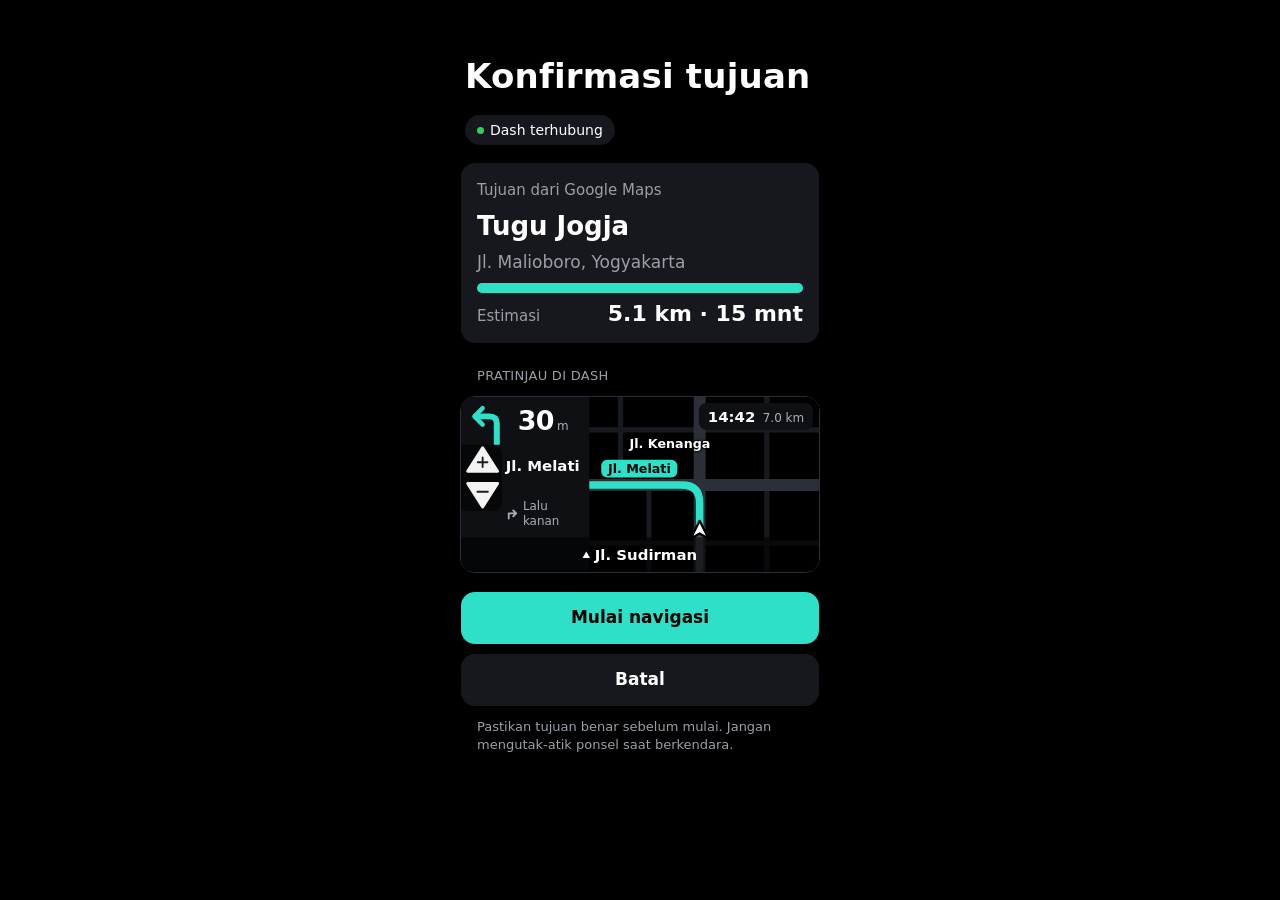
<file: design/phone/share-confirm.html>
<!doctype html>
<html lang="id">
<head>
<meta charset="utf-8">
<meta name="viewport" content="width=device-width, initial-scale=1">
<title>Ponsel: Konfirmasi tujuan</title>
<link rel="stylesheet" href="phone.css">
</head>
<body>
<!-- Konfirmasi tujuan yang diterima dari Google Maps sebelum rute dibuat. -->
<main class="screen">
  <h1>Konfirmasi tujuan</h1>
  <div class="status"><span class="chip on"><i></i>Dash terhubung</span></div>

  <div class="card2" style="margin-top:8px">
    <div class="statline"><span class="k">Tujuan dari Google Maps</span></div>
    <div style="font-size:26px;font-weight:700;line-height:30px">Tugu Jogja</div>
    <div style="color:var(--muted)">Jl. Malioboro, Yogyakarta</div>
    <div class="meter"><i style="width:100%"></i></div>
    <div class="statline"><span class="k">Estimasi</span><span class="v">5.1 km · 15 mnt</span></div>
  </div>

  <div class="caption">Pratinjau di dash</div>
  <div class="preview"><iframe src="../dash/turn.html" title="Pratinjau dash" tabindex="-1"></iframe></div>

  <div class="spacer"></div>
  <a class="btn primary" href="home.html">Mulai navigasi</a>
  <a class="btn plain" href="navigasi.html">Batal</a>
  <p class="foot">Pastikan tujuan benar sebelum mulai. Jangan mengutak-atik ponsel saat berkendara.</p>
</main>
</body>
</file>
<file: design/tokens.css>
/* maxdash — token desain (tema "XMAX Cyan").
   Hitam pekat, flat, aksen teal-cyan untuk rute & sorotan. Ubah file ini untuk mengganti
   seluruh warna aplikasi sekaligus. Mode day/night untuk dash ada di blok .dash di bawah. */

:root {
  /* aplikasi ponsel (gelap) */
  --ground: #000000;
  --surface: #16181d;
  --raised: #23262d;
  --rule: #2c2f36;
  --text: #ffffff;
  --muted: #9aa0a8;
  --accent: #2fe0c8;
  --accent-2: #2f9bff;
  --positive: #30d158;
  --warning: #ff9f0a;
  --negative: #ff453a;
  --link: #2f9bff;
  --radius-card: 14px;
  --font: -apple-system, "SF Pro Text", "Inter", system-ui, "Segoe UI", Roboto, sans-serif;
  color-scheme: dark;
}

/* frame dash: warna tetap per mode, tidak mengikuti tema ponsel (ini JPEG di motor) */
.dash {
  --d-ground: #000000;
  --d-panel: #0e1013;
  --d-raised: #1c2026;
  --d-road-major: #2b3038;
  --d-road-minor: #171a1f;
  --d-water: #0b1a24;
  --d-park: #0d1a12;
  --d-ink: #ffffff;
  --d-muted: #a8afb7;
  --d-route: #2fe0c8;
  --d-route-passed: #4a4f57;
  --d-me: #ffffff;
  --d-rail: rgba(0, 0, 0, 0.55);
  --d-warn: #ffc21a;
  --d-danger: #ff453a;
}
.dash.day {
  --d-ground: #e9edf0;
  --d-panel: #ffffff;
  --d-raised: #dbe0e5;
  --d-road-major: #b9c0c7;
  --d-road-minor: #dbe0e5;
  --d-water: #bcd8e8;
  --d-park: #d3e0cc;
  --d-ink: #0b0e11;
  --d-muted: #4a525a;
  --d-route: #0aa392;
  --d-route-passed: #9aa1a8;
  --d-me: #0b0e11;
  --d-rail: rgba(11, 14, 17, 0.14);
  --d-warn: #e0a000;
  --d-danger: #d70f0f;
}

/* Tipografi dash: font sistem, semibold untuk yang dibaca saat berkendara. Minimal 16 px. */
.dash {
  font-family: var(--font);
  font-variant-numeric: tabular-nums;
  -webkit-font-smoothing: antialiased;
}
</file>
<file: design/dash/dash.css>
/* Tata letak halaman dash, diukur di TFT NMAX/XMAX (docs/how-it-works/dash-canvas.md).
   Frame 480×234 (atau 480×240). Dash menggambar tombol zoom di x 9–49 / y 68–147.5 dan
   road bar dari y 188 ke bawah; teks tidak boleh ke sana. Peta boleh menutup di bawah keduanya. */
@import url("../tokens.css");

html, body { margin: 0; background: #000; }
.dash { position: relative; width: 480px; height: var(--h, 234px); overflow: hidden; background: var(--d-ground); color: var(--d-ink); }
.dash svg.map { position: absolute; inset: 0; width: 480px; height: 240px; }

/* panel belokan kiri: glyph di atas tombol ＋, jarak di sampingnya, jalan & "lalu" di kanan tombol */
.panel { position: absolute; left: 0; top: 0; width: 172px; height: 100%; background: var(--d-panel); }
.dash.day .panel { box-shadow: 1px 0 0 #d8d7d3; }
.rail { position: absolute; left: -14px; top: 64px; width: 69px; height: 88.5px; border-radius: 12px; background: var(--d-rail); }
.glyph { position: absolute; left: 10px; top: 6px; width: 50px; height: 58px; }
.dist { position: absolute; left: 76px; top: 10px; font: 600 36px/44px var(--font); letter-spacing: -0.02em; white-space: nowrap; }
.dist small { font: 500 16px/1 var(--font); color: var(--d-muted); margin-left: 4px; letter-spacing: 0; }
.street { position: absolute; left: 60px; top: 80px; width: 104px; font: 600 20px/24px var(--font); }
.then { position: absolute; left: 60px; top: 136px; width: 108px; display: flex; gap: 5px; align-items: center; font: 500 16px/20px var(--font); color: var(--d-muted); }
.then svg { width: 18px; height: 18px; flex: none; }

/* kanan atas: chip ETA + bensin */
.eta { position: absolute; right: 8px; top: 8px; display: flex; gap: 10px; align-items: baseline; padding: 6px 12px; border-radius: 10px; background: var(--d-panel); }
.dash.day .eta { box-shadow: 0 0 0 1px #d8d7d3 inset; }
.eta b { font: 600 20px/24px var(--font); }
.eta span { font: 500 16px/20px var(--font); color: var(--d-muted); }

/* chip bensin + jarak di bawah panel */
.fuelchip { position: absolute; left: 12px; bottom: calc(100% - 186px + 6px); display: none; }

/* label di peta */
.label { position: absolute; font: 600 17px/20px var(--font); color: var(--d-ink); text-shadow: 0 0 3px var(--d-ground), 0 0 3px var(--d-ground), 0 0 3px var(--d-ground); white-space: nowrap; }
.pill { position: absolute; font: 600 17px/20px var(--font); color: #000; background: var(--d-route); padding: 2px 9px; border-radius: 8px; white-space: nowrap; }

/* kartu satu halaman (tiba, siap) */
.card { position: absolute; inset: 0 0 auto 0; height: 186px; display: grid; align-content: center; padding: 0 24px 0 72px; gap: 6px; }
.card .t { font: 600 32px/38px var(--font); letter-spacing: -0.01em; }
.card .s { font: 500 18px/24px var(--font); color: var(--d-muted); }
.card .f { font: 500 17px/22px var(--font); color: var(--d-muted); margin-top: 8px; }
.card .f b { color: var(--d-ink); font-weight: 600; }

/* tampilan speedometer: angka besar di tengah, cincin batas kecepatan ditangani dash (data-limit) */
.speedo { position: absolute; left: 0; top: 0; width: 480px; height: 186px; }
.speedo .big { position: absolute; left: 132px; top: 34px; font: 700 108px/108px var(--font); letter-spacing: -0.04em; }
.speedo .unit { position: absolute; left: 138px; top: 140px; font: 600 18px/20px var(--font); color: var(--d-muted); }
.speedo .gauge { position: absolute; left: 96px; top: 10px; width: 250px; height: 176px; }
.speedo .gear { position: absolute; left: 392px; top: 34px; width: 66px; text-align: center; }
.speedo .gear b { font: 700 30px/34px var(--font); }
.speedo .gear span { display: block; font: 600 14px/16px var(--font); color: var(--d-muted); }
.speedo .foot { position: absolute; left: 60px; top: 150px; display: flex; gap: 18px; font: 600 17px/20px var(--font); color: var(--d-ink); }
.speedo .foot .muted { color: var(--d-muted); font-weight: 500; }

/* tampilan musik: sampul + judul + kontrol, semua di atas road bar */
.music { position: absolute; inset: 0 0 auto 0; height: 186px; display: grid; grid-template-columns: 128px 1fr; gap: 16px; align-items: center; padding: 8px 20px 8px 72px; }
.music .art { width: 128px; height: 128px; border-radius: 14px; background: var(--d-raised); display: grid; place-items: center; }
.music .art svg { width: 60px; height: 60px; opacity: 0.7; }
.music .meta { min-width: 0; }
.music .ttl { font: 700 24px/28px var(--font); white-space: nowrap; overflow: hidden; text-overflow: ellipsis; }
.music .art2 { font: 500 18px/22px var(--font); color: var(--d-muted); white-space: nowrap; overflow: hidden; text-overflow: ellipsis; margin-top: 2px; }
.music .bar { height: 6px; border-radius: 3px; background: var(--d-raised); margin: 12px 0 8px; position: relative; }
.music .bar i { position: absolute; left: 0; top: 0; bottom: 0; width: 40%; border-radius: 3px; background: var(--d-route); }
.music .ctrl { display: flex; gap: 18px; align-items: center; }
.music .ctrl svg { width: 26px; height: 26px; fill: var(--d-ink); }
.music .time { font: 500 14px/16px var(--font); color: var(--d-muted); display: flex; justify-content: space-between; }

/* Yang digambar dash di atas frame (default tampil agar mockup mirip motor; ?chrome=0 menyembunyikan) */
.chrome { position: absolute; inset: 0; pointer-events: none; }
.chrome .bar { position: absolute; left: 0; right: 0; top: 188px; bottom: 0; background: rgba(0, 0, 0, 0.62); color: #fff; font: 600 20px/1 var(--font); display: flex; justify-content: center; align-items: center; gap: 6px; padding-bottom: calc(var(--h, 234px) - 234px); }
.chrome .bar::before { content: ""; border: 5px solid transparent; border-bottom: 9px solid #fff; border-top: 0; }
.chrome svg { position: absolute; left: 0; top: 0; width: 480px; height: 234px; }
.chrome .sign { position: absolute; left: 411px; top: 135px; width: 62px; height: 62px; box-sizing: border-box; border-radius: 50%; border: 6px solid #e0201b; background: #fff; color: #000; display: grid; place-items: center; font: 700 22px/1 var(--font); }

/* ?guides=1 menandai zona larangan teks */
.guides { position: absolute; inset: 0; pointer-events: none; }
.guides i { position: absolute; outline: 1px dashed #2f7cf6; background: rgba(47, 124, 246, 0.12); }
</file>
<file: design/phone/phone.css>
/* Layar ponsel pada 390×844 (iPhone 13/14/15). Gelap, flat, daftar iOS; teal hanya untuk rute. */
@import url("../tokens.css");

* { box-sizing: border-box; }
html, body { margin: 0; background: var(--ground); color: var(--text); font: 400 17px/22px var(--font); -webkit-font-smoothing: antialiased; }
.screen { width: 100%; max-width: 390px; min-height: 844px; margin: 0 auto; padding: 56px 16px 100px; display: flex; flex-direction: column; gap: 10px; position: relative; }
h1 { margin: 0 4px 8px; font-size: 34px; line-height: 41px; font-weight: 700; letter-spacing: 0.2px; }
h2 { margin: 4px 4px 0; font-size: 20px; line-height: 25px; font-weight: 700; }
.caption { margin: 14px 16px 2px; font-size: 13px; line-height: 18px; color: var(--muted); text-transform: uppercase; letter-spacing: 0.3px; }
.foot { margin: 2px 16px 0; font-size: 13px; line-height: 18px; color: var(--muted); }
.group { background: var(--surface); border-radius: var(--radius-card); overflow: hidden; }
.row { display: flex; align-items: center; gap: 12px; padding: 0 16px; min-height: 48px; position: relative; }
.row + .row::before { content: ""; position: absolute; left: 16px; right: 0; top: 0; border-top: 0.5px solid var(--rule); }
.row.has-ic + .row.has-ic::before { left: 58px; }
.row .ic { width: 30px; height: 30px; border-radius: 7px; display: grid; place-items: center; flex: none; }
.row .ic svg { width: 18px; height: 18px; }
.row .grow { flex: 1; min-width: 0; padding: 10px 0; }
.row .sub { display: block; font-size: 13px; line-height: 18px; color: var(--muted); }
.row .val { color: var(--muted); text-align: right; }
.row .val.good { color: var(--positive); }
.row .val.warn { color: var(--warning); }
.row .val.bad { color: var(--negative); }
.chev { width: 8px; height: 13px; flex: none; color: #5a5a5e; }
.status { display: flex; gap: 8px; flex-wrap: wrap; margin: 0 4px; }
.chip { display: inline-flex; align-items: center; gap: 6px; height: 30px; padding: 0 12px; border-radius: 999px; background: var(--surface); font-size: 14px; color: var(--muted); }
.chip i { width: 7px; height: 7px; border-radius: 50%; background: #5a5a5e; }
.chip.on { color: var(--text); }
.chip.on i { background: var(--positive); }
.btn { display: flex; align-items: center; justify-content: center; gap: 8px; height: 52px; border: 0; border-radius: 14px; font: 600 17px/1 var(--font); width: 100%; text-decoration: none; }
.btn.primary { background: var(--accent); color: #000; }
.btn.plain { background: var(--surface); color: var(--text); }
.btn.danger { background: var(--surface); color: var(--negative); }
.spacer { flex: 1; }
.preview { border-radius: 14px; overflow: hidden; background: #000; outline: 1px solid var(--rule); width: 100%; aspect-ratio: 480 / 234; position: relative; }
.preview iframe { position: absolute; left: 0; top: 0; width: 480px; height: 234px; border: 0; transform-origin: 0 0; transform: scale(0.7458); pointer-events: none; }
.card2 { background: var(--surface); border-radius: var(--radius-card); padding: 16px; display: flex; flex-direction: column; gap: 10px; }
.statline { display: flex; align-items: baseline; justify-content: space-between; }
.statline .k { color: var(--muted); font-size: 15px; }
.statline .v { font-size: 22px; font-weight: 700; }
.meter { height: 10px; border-radius: 5px; background: var(--raised); overflow: hidden; }
.meter i { display: block; height: 100%; background: var(--accent); }
.meter i.warn { background: var(--warning); }
.meter i.bad { background: var(--negative); }
.field { display: flex; align-items: center; gap: 10px; background: var(--surface); border-radius: 14px; padding: 0 14px; height: 50px; }
.field input { flex: 1; background: transparent; border: 0; color: var(--text); font: 400 17px/1 var(--font); outline: none; }
.calc { background: var(--surface); border-radius: var(--radius-card); padding: 16px; display: grid; gap: 12px; }
.calc .grid2 { display: grid; grid-template-columns: 1fr 1fr; gap: 10px; }
.calc label { display: grid; gap: 6px; font-size: 13px; color: var(--muted); }
.calc .inp { background: var(--raised); border-radius: 10px; padding: 10px 12px; display: flex; align-items: baseline; gap: 6px; }
.calc .inp input { width: 100%; background: transparent; border: 0; color: var(--text); font: 600 19px/1 var(--font); outline: none; }
.calc .inp span { color: var(--muted); font-size: 13px; }
.calc .out { display: grid; grid-template-columns: 1fr 1fr; gap: 10px; }
.calc .out .o { background: var(--raised); border-radius: 12px; padding: 12px; }
.calc .out .o .n { font-size: 26px; font-weight: 700; line-height: 30px; }
.calc .out .o .l { font-size: 12px; color: var(--muted); text-transform: uppercase; letter-spacing: .3px; }
.tabbar { position: fixed; left: 0; right: 0; bottom: 0; height: 84px; background: rgba(22, 22, 24, 0.94); border-top: 0.5px solid var(--rule); display: flex; justify-content: space-around; padding: 8px 6px 0; }
.tabbar a { display: grid; justify-items: center; gap: 3px; font-size: 10px; line-height: 12px; color: #8e8e93; text-decoration: none; }
.tabbar a svg { width: 26px; height: 26px; }
.tabbar a[aria-current] { color: var(--accent); }
</file>
